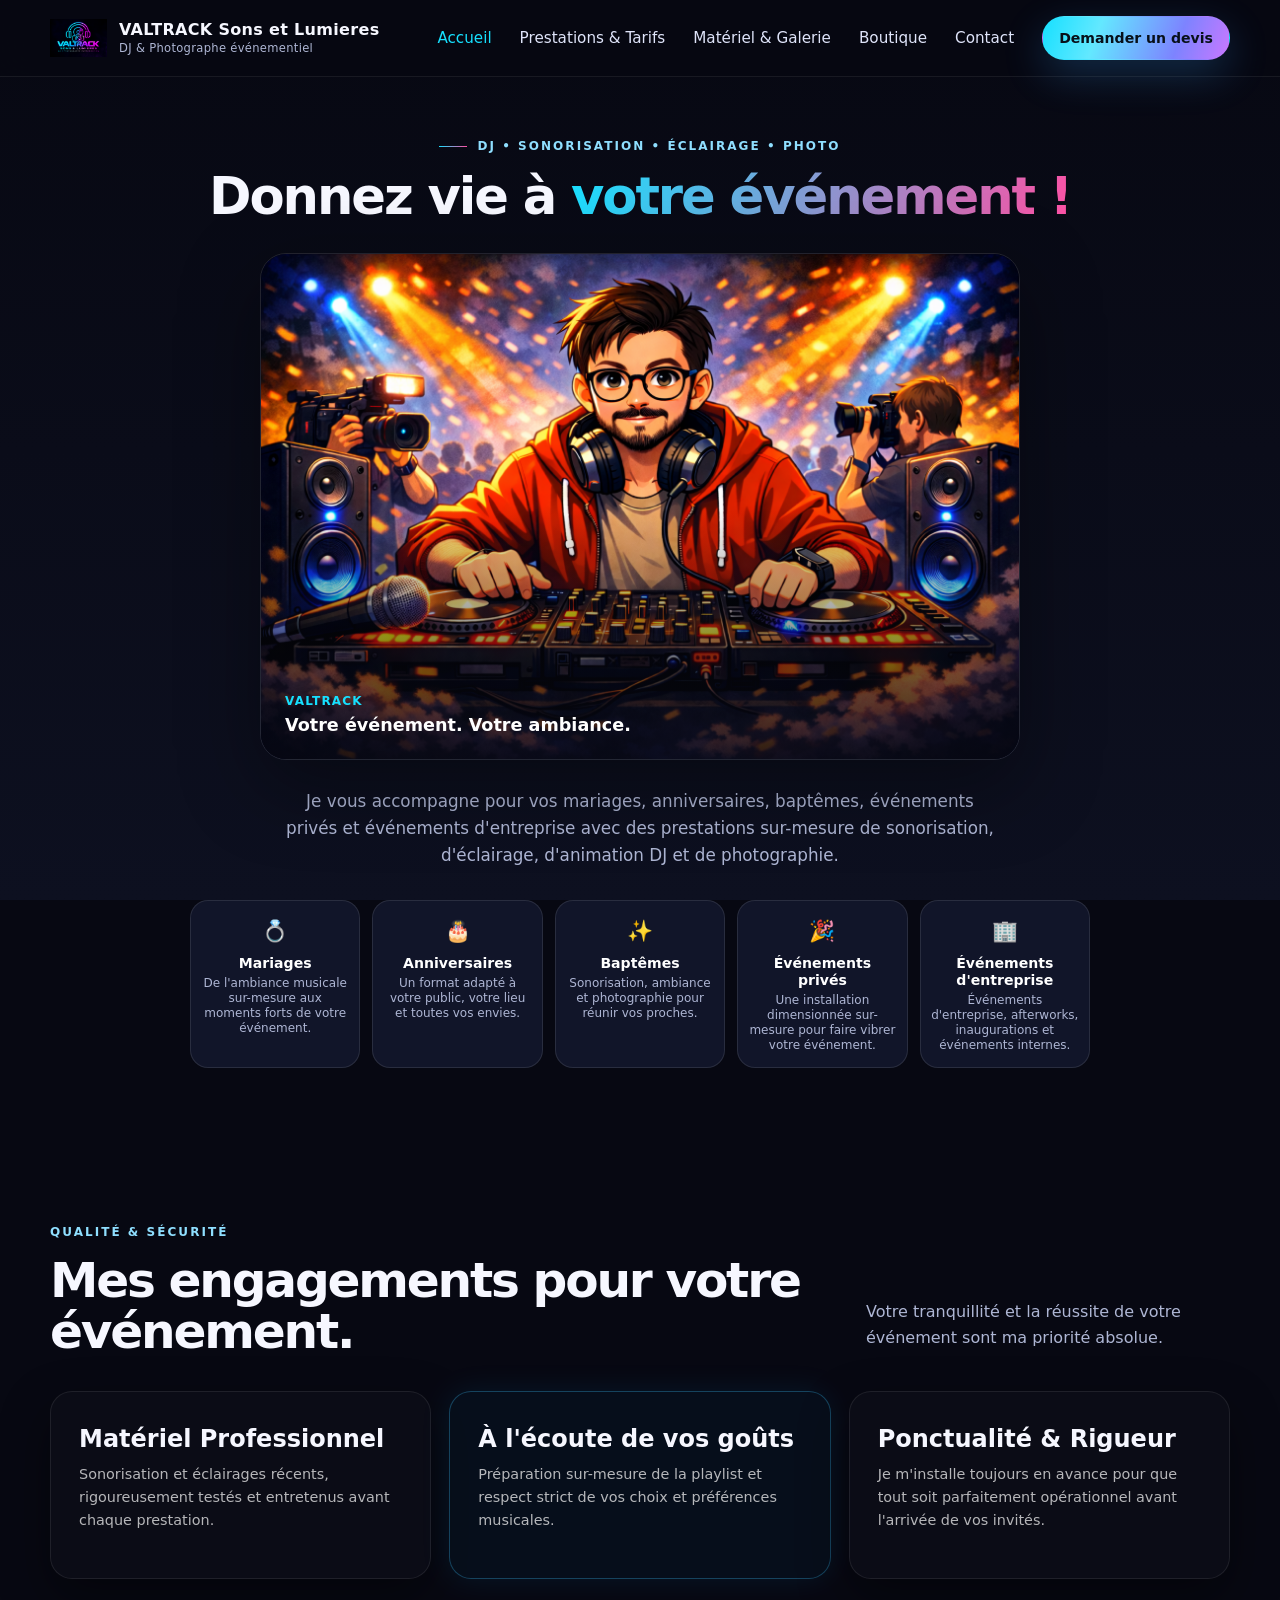
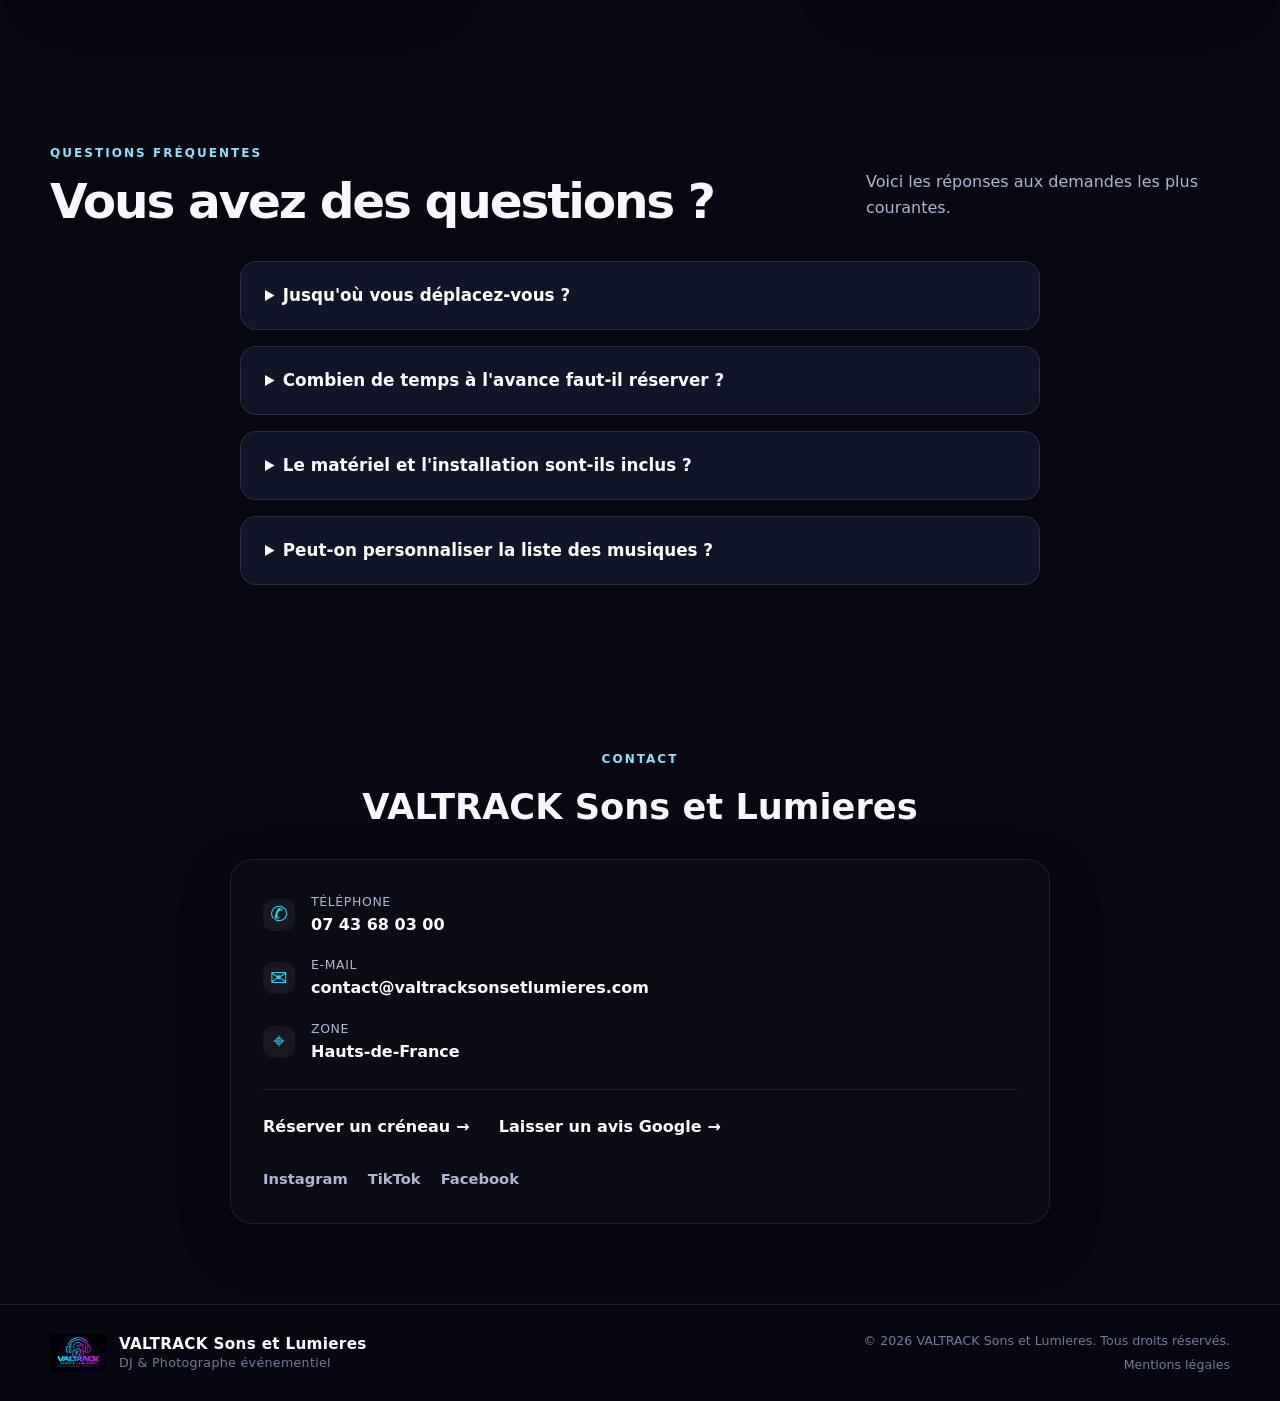
<file: index.html>
<!doctype html>
<html lang="fr">
<head>
  <link rel="icon" type="image/x-icon" href="favicon.ico" />
  <meta charset="utf-8" />
  <meta name="viewport" content="width=device-width, initial-scale=1" />
  <title>VALTRACK Sons et Lumieres — Accueil</title>
  <meta name="description" content="DJ, sonorisation, éclairage et photographie événementielle pour mariages, anniversaires, baptêmes, soirées privées et événements professionnels." />
  <meta name="theme-color" content="#070812" />
  <meta property="og:title" content="VALTRACK Sons et Lumières — Accueil" />
  <meta property="og:description" content="DJ • Sonorisation • Éclairage • Photographie événementielle" />
  <meta property="og:image" content="dj.png" />
  <link rel="stylesheet" href="styles.css?v=20260914-final-contact" />
</head>
<body>
  <header class="site-header" id="top">
    <div class="container nav-wrap">
      <a class="brand" href="index.html" aria-label="Retour à l'accueil">
        <img src="logo.png" alt="Logo VALTRACK" class="brand-logo" />
        <span class="brand-text">
          <strong>VALTRACK Sons et Lumieres</strong>
          <small>DJ & Photographe événementiel</small>
        </span>
      </a>
      <nav class="desktop-nav" aria-label="Navigation principale">
        <a href="index.html" class="active">Accueil</a>
        <a href="prestations.html">Prestations & Tarifs</a>
        <a href="materiel.html">Matériel & Galerie</a>
        <a href="boutique.html">Boutique</a>
        <a href="#contact">Contact</a>
        <a class="btn btn-primary btn-small" href="https://docs.google.com/forms/d/e/1FAIpQLScfLBXGqjbS6cImaduYG_g-oRKf7EmqATWuRvP31iIH8ll3yA/viewform?usp=dialog" target="_blank" rel="noopener">Demander un devis</a>
      </nav>
      <button class="burger" id="burger" aria-label="Ouvrir le menu" aria-expanded="false" aria-controls="mobileMenu">
        <span></span><span></span><span></span>
      </button>
    </div>

    <nav class="mobile-nav" id="mobileMenu" aria-label="Navigation mobile">
      <div class="container mobile-nav-inner">
        <a href="index.html">Accueil</a>
        <a href="prestations.html">Prestations & Tarifs</a>
        <a href="materiel.html">Matériel & Galerie</a>
        <a href="boutique.html">Boutique</a>
        <a href="#contact">Contact</a>
        <a class="btn btn-primary" href="https://docs.google.com/forms/d/e/1FAIpQLScfLBXGqjbS6cImaduYG_g-oRKf7EmqATWuRvP31iIH8ll3yA/viewform?usp=dialog" target="_blank" rel="noopener">Demander un devis</a>
      </div>
    </nav>
  </header>

  <main>

    <section class="hero" aria-labelledby="hero-title">
      <div class="hero-glow glow-one"></div>
      <div class="hero-glow glow-two"></div>

      <div class="container hero-stack hero-stack-reworked">
        <div class="hero-copy hero-copy-wide hero-copy-reworked">
          <p class="eyebrow"><span></span> DJ • SONORISATION • ÉCLAIRAGE • PHOTO</p>

          <h1 id="hero-title" class="hero-title-one-line">
            Donnez vie à <em>votre événement !</em>
          </h1>

          <div class="hero-visual hero-visual-inline" aria-label="Illustration DJ et photographie événementielle">
            <div class="visual-frame hero-frame-compact">
              <img src="dj.png" alt="DJ derrière une régie avec éclairages et photographes lors d'un événement" />
              <div class="visual-shade"></div>
              <div class="visual-label">
                <span>VALTRACK</span>
                <strong>Votre événement. Votre ambiance.</strong>
              </div>
            </div>
          </div>

          <p class="hero-lead hero-lead-full">
            Je vous accompagne pour vos mariages, anniversaires, baptêmes, événements privés et événements d'entreprise avec des prestations sur-mesure de sonorisation, d'éclairage, d'animation DJ et de photographie.
          </p>

          <div class="event-grid hero-event-grid" aria-label="Types d'événements">
            <article>
              <span>💍</span>
              <h3>Mariages</h3>
              <p>De l'ambiance musicale sur-mesure aux moments forts de votre événement.</p>
            </article>

            <article>
              <span>🎂</span>
              <h3>Anniversaires</h3>
              <p>Un format adapté à votre public, votre lieu et toutes vos envies.</p>
            </article>

            <article>
              <span>✨</span>
              <h3>Baptêmes</h3>
              <p>Sonorisation, ambiance et photographie pour réunir vos proches.</p>
            </article>

            <article>
              <span>🎉</span>
              <h3>Événements privés</h3>
              <p>Une installation dimensionnée sur-mesure pour faire vibrer votre événement.</p>
            </article>

            <article>
              <span>🏢</span>
              <h3>Événements d'entreprise</h3>
              <p>Événements d'entreprise, afterworks, inaugurations et événements internes.</p>
            </article>
          </div>
        </div>
      </div>
    </section>

    <section class="section" id="engagements">
      <div class="container">
        <div class="section-heading">
          <div>
            <span class="section-kicker">QUALITÉ & SÉCURITÉ</span>
            <h2>Mes engagements pour votre événement.</h2>
          </div>
          <p>Votre tranquillité et la réussite de votre événement sont ma priorité absolue.</p>
        </div>
        
        <div class="pricing-grid">
          <div class="price-card">
            <h3>Matériel Professionnel</h3>
            <p class="price-subtitle">Sonorisation et éclairages récents, rigoureusement testés et entretenus avant chaque prestation.</p>
          </div>
          <div class="price-card featured-card">
            <h3>À l'écoute de vos goûts</h3>
            <p class="price-subtitle">Préparation sur-mesure de la playlist et respect strict de vos choix et préférences musicales.</p>
          </div>
          <div class="price-card">
            <h3>Ponctualité & Rigueur</h3>
            <p class="price-subtitle">Je m'installe toujours en avance pour que tout soit parfaitement opérationnel avant l'arrivée de vos invités.</p>
          </div>
        </div>
      </div>
    </section>

    <section class="section" id="faq">
      <div class="container">
        <div class="section-heading">
          <div>
            <span class="section-kicker">QUESTIONS FRÉQUENTES</span>
            <h2>Vous avez des questions ?</h2>
          </div>
          <p>Voici les réponses aux demandes les plus courantes.</p>
        </div>

        <div class="faq-list">
          <details class="faq-item">
            <summary>Jusqu'où vous déplacez-vous ?</summary>
            <p>J'interviens principalement dans toute la région <strong>Hauts-de-France</strong>. 30 km aller-retour sont inclus au départ d'Escaudœuvres, puis un tarif de 0,70 €/km supplémentaire est appliqué.</p>
          </details>

          <details class="faq-item">
            <summary>Combien de temps à l'avance faut-il réserver ?</summary>
            <p>Le plus tôt est le mieux, surtout pour la période estivale (mariages et baptêmes). Cependant, n'hésitez pas à me contacter pour les demandes de dernière minute selon mes disponibilités.</p>
          </details>

          <details class="faq-item">
            <summary>Le matériel et l'installation sont-ils inclus ?</summary>
            <p>Oui, l'ensemble du matériel (sonorisation, jeux de lumières, micros) ainsi que l'installation et le démontage sont intégralement gérés par mes soins et inclus dans la prestation.</p>
          </details>

          <details class="faq-item">
            <summary>Peut-on personnaliser la liste des musiques ?</summary>
            <p>Absolument ! Je prépare les dossiers de musiques en amont selon vos goûts musicaux, vos morceaux indispensables et ceux que vous ne souhaitez pas entendre.</p>
          </details>
        </div>
      </div>
    </section>

    <section class="section contact-section" id="contact">
      <div class="container contact-compact">
        <div class="contact-compact-title">
          <span class="section-kicker">CONTACT</span>
          <h2>VALTRACK Sons et Lumieres</h2>
        </div>

        <aside class="contact-card contact-card-wide">
          <div class="contact-item">
            <span class="contact-icon">✆</span>
            <div><small>Téléphone</small><a href="tel:+33743680300">07 43 68 03 00</a></div>
          </div>
          <div class="contact-item">
            <span class="contact-icon">✉</span>
            <div><small>E-mail</small><a href="mailto:contact@valtracksonsetlumieres.com">contact@valtracksonsetlumieres.com</a></div>
          </div>
          <div class="contact-item">
            <span class="contact-icon">⌖</span>
            <div><small>Zone</small><strong>Hauts-de-France</strong></div>
          </div>
          <hr />
          <a class="contact-secondary" href="https://calendar.app.google/k3B2UKcsfXhyxnpeA" target="_blank" rel="noopener">Réserver un créneau <span>→</span></a>
          <a class="contact-secondary" href="https://g.page/r/CfVVuxEBxh3PECE/review" target="_blank" rel="noopener">Laisser un avis Google <span>→</span></a>
          <div class="social-row">
            <a href="https://www.instagram.com/valtrack_/" target="_blank" rel="noopener" aria-label="Instagram">Instagram</a>
            <a href="https://www.tiktok.com/@v4ltrack" target="_blank" rel="noopener" aria-label="TikTok">TikTok</a>
            <a href="https://www.facebook.com/profile.php?id=61594022202695" target="_blank" rel="noopener" aria-label="Facebook">Facebook</a>
          </div>
        </aside>
      </div>
    </section>
  </main>

  <footer class="footer">
    <div class="container footer-inner">
      <div class="footer-brand">
        <img src="logo.png" alt="Logo VALTRACK" class="brand-logo" />
        <span class="brand-text">
          <strong>VALTRACK Sons et Lumieres</strong>
          <small>DJ & Photographe événementiel</small>
        </span>
      </div>
      <div class="footer-legal">
        <p>© <span id="year"></span> VALTRACK Sons et Lumieres. Tous droits réservés.</p>
        <a href="mentions-legales.html">Mentions légales</a>
      </div>
    </div>
  </footer>

  <script src="script.js"></script>
</body>
</html>
</file>
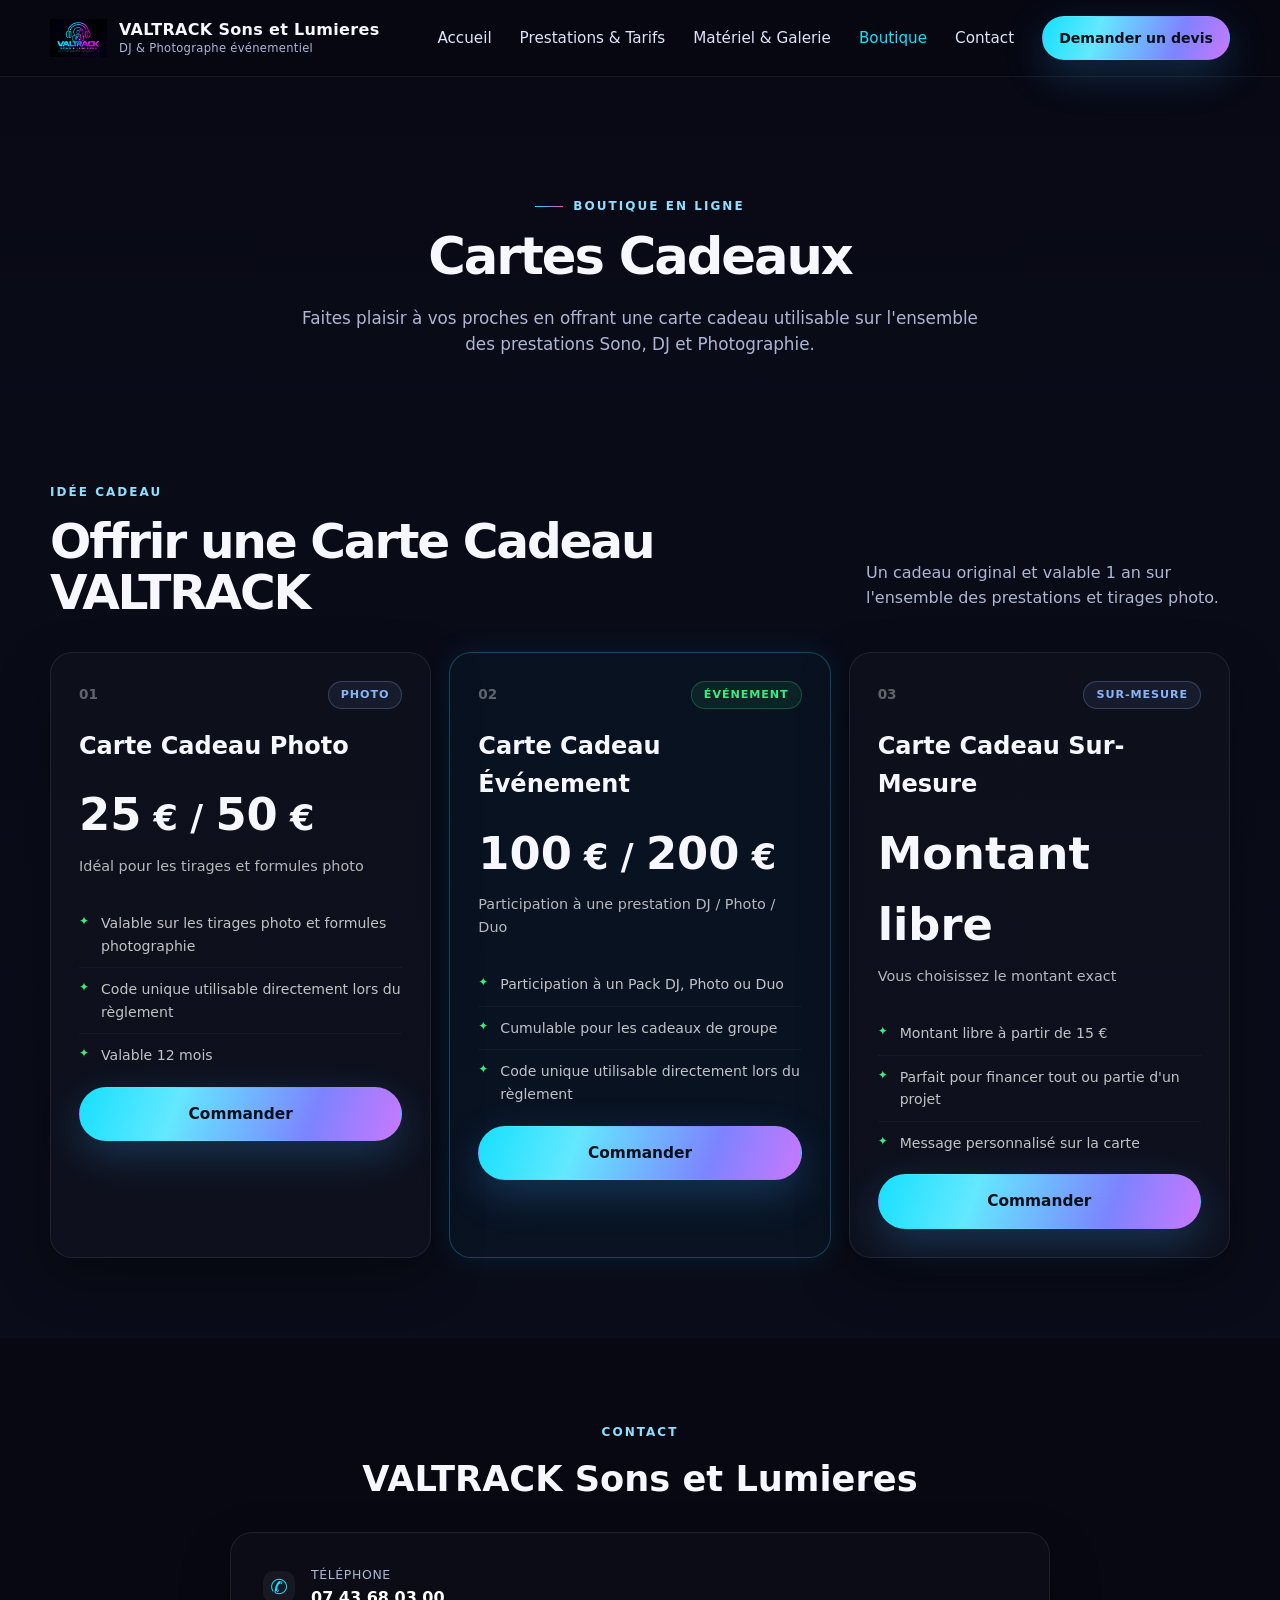
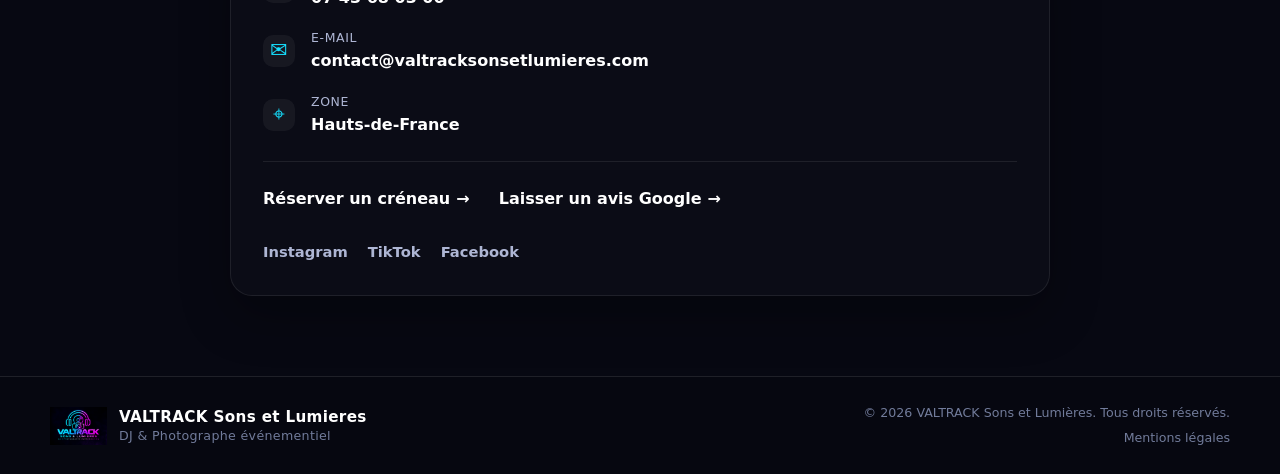
<file: boutique.html>
<!doctype html>
<html lang="fr">
<head>
  <link rel="icon" type="image/x-icon" href="favicon.ico" />
  <meta charset="utf-8" />
  <meta name="viewport" content="width=device-width, initial-scale=1" />
  <title>Boutique & Cartes Cadeaux — VALTRACK Sons et Lumières</title>
  <meta name="description" content="Offrez une carte cadeau VALTRACK pour une prestation DJ, un pack photo ou des tirages d'art lors d'un événement." />
  <meta name="theme-color" content="#070812" />
  <link rel="stylesheet" href="styles.css?v=20260914-final-contact" />
</head>
<body>
  <header class="site-header" id="top">
    <div class="container nav-wrap">
      <a class="brand" href="index.html" aria-label="Retour à l'accueil">
        <img src="logo.png" alt="Logo VALTRACK" class="brand-logo" />
        <span class="brand-text">
          <strong>VALTRACK Sons et Lumieres</strong>
          <small>DJ & Photographe événementiel</small>
        </span>
      </a>

      <nav class="desktop-nav" aria-label="Navigation principale">
        <a href="index.html">Accueil</a>
        <a href="prestations.html">Prestations & Tarifs</a>
        <a href="materiel.html">Matériel & Galerie</a>
        <a href="boutique.html" class="active">Boutique</a>
        <a href="#contact">Contact</a>
        <a class="btn btn-primary btn-small" href="https://docs.google.com/forms/d/e/1FAIpQLScfLBXGqjbS6cImaduYG_g-oRKf7EmqATWuRvP31iIH8ll3yA/viewform?usp=dialog" target="_blank" rel="noopener">Demander un devis</a>
      </nav>
      <button class="burger" id="burger" aria-label="Ouvrir le menu" aria-expanded="false" aria-controls="mobileMenu">
        <span></span><span></span><span></span>
      </button>
    </div>

    <nav class="mobile-nav" id="mobileMenu" aria-label="Navigation mobile">
      <div class="container mobile-nav-inner">
        <a href="index.html">Accueil</a>
        <a href="prestations.html">Prestations & Tarifs</a>
        <a href="materiel.html">Matériel & Galerie</a>
        <a href="boutique.html">Boutique</a>
        <a href="#contact">Contact</a>
        <a class="btn btn-primary" href="https://docs.google.com/forms/d/e/1FAIpQLScfLBXGqjbS6cImaduYG_g-oRKf7EmqATWuRvP31iIH8ll3yA/viewform?usp=dialog" target="_blank" rel="noopener">Demander un devis</a>
      </div>
    </nav>
  </header>

  <main>
    <section class="hero" style="min-height: auto; padding: 120px 0 40px 0;">
      <div class="hero-glow glow-one"></div>
      <div class="hero-glow glow-two"></div>
      <div class="container" style="text-align: center;">
        <p class="eyebrow" style="justify-content: center;"><span></span> BOUTIQUE EN LIGNE</p>
        <h1 class="hero-title-one-line">Cartes Cadeaux</h1>
        <p class="hero-lead hero-lead-full" style="margin: 16px auto 0 auto; max-width: 700px;">
          Faites plaisir à vos proches en offrant une carte cadeau utilisable sur l'ensemble des prestations Sono, DJ et Photographie.
        </p>
      </div>
    </section>

    <section class="section section-dark" id="cartes-cadeaux">
      <div class="container">
        <div class="section-heading">
          <div>
            <span class="section-kicker">IDÉE CADEAU</span>
            <h2>Offrir une Carte Cadeau VALTRACK</h2>
          </div>
          <p>Un cadeau original et valable 1 an sur l'ensemble des prestations et tirages photo.</p>
        </div>

        <div class="pricing-grid">
          <article class="price-card">
            <div class="price-top">
              <span class="pack-number">01</span>
              <span class="pack-tag">PHOTO</span>
            </div>
            <h3>Carte Cadeau Photo</h3>
            <p class="price"><span>25</span> € / <span>50</span> €</p>
            <p class="price-subtitle">Idéal pour les tirages et formules photo</p>
            <ul>
              <li>Valable sur les tirages photo et formules photographie</li>
              <li>Code unique utilisable directement lors du règlement</li>
              <li>Valable 12 mois</li>
            </ul>
            <a class="btn btn-primary" style="width: 100%; margin-top: 20px; text-align: center;" href="#contact">Commander</a>
          </article>

          <article class="price-card featured-card">
            <div class="featured-glow"></div>
            <div class="price-top">
              <span class="pack-number">02</span>
              <span class="pack-tag accent">ÉVÉNEMENT</span>
            </div>
            <h3>Carte Cadeau Événement</h3>
            <p class="price"><span>100</span> € / <span>200</span> €</p>
            <p class="price-subtitle">Participation à une prestation DJ / Photo / Duo</p>
            <ul>
              <li>Participation à un Pack DJ, Photo ou Duo</li>
              <li>Cumulable pour les cadeaux de groupe</li>
              <li>Code unique utilisable directement lors du règlement</li>
            </ul>
            <a class="btn btn-primary" style="width: 100%; margin-top: 20px; text-align: center;" href="#contact">Commander</a>
          </article>

          <article class="price-card">
            <div class="price-top">
              <span class="pack-number">03</span>
              <span class="pack-tag">SUR-MESURE</span>
            </div>
            <h3>Carte Cadeau Sur-Mesure</h3>
            <p class="price"><span>Montant libre</span></p>
            <p class="price-subtitle">Vous choisissez le montant exact</p>
            <ul>
              <li>Montant libre à partir de 15 €</li>
              <li>Parfait pour financer tout ou partie d'un projet</li>
              <li>Message personnalisé sur la carte</li>
            </ul>
            <a class="btn btn-primary" style="width: 100%; margin-top: 20px; text-align: center;" href="#contact">Commander</a>
          </article>
        </div>
      </div>
    </section>

    <section class="section contact-section" id="contact">
      <div class="container contact-compact">
        <div class="contact-compact-title">
          <span class="section-kicker">CONTACT</span>
          <h2>VALTRACK Sons et Lumieres</h2>
        </div>

        <aside class="contact-card contact-card-wide">
          <div class="contact-item">
            <span class="contact-icon">✆</span>
            <div><small>Téléphone</small><a href="tel:+33743680300">07 43 68 03 00</a></div>
          </div>
          <div class="contact-item">
            <span class="contact-icon">✉</span>
            <div><small>E-mail</small><a href="mailto:contact@valtracksonsetlumieres.com">contact@valtracksonsetlumieres.com</a></div>
          </div>
          <div class="contact-item">
            <span class="contact-icon">⌖</span>
            <div><small>Zone</small><strong>Hauts-de-France</strong></div>
          </div>
          <hr />
          <a class="contact-secondary" href="https://calendar.app.google/k3B2UKcsfXhyxnpeA" target="_blank" rel="noopener">Réserver un créneau <span>→</span></a>
          <a class="contact-secondary" href="https://g.page/r/CfVVuxEBxh3PECE/review" target="_blank" rel="noopener">Laisser un avis Google <span>→</span></a>
          <div class="social-row">
            <a href="https://www.instagram.com/valtrack_/" target="_blank" rel="noopener" aria-label="Instagram">Instagram</a>
            <a href="https://www.tiktok.com/@v4ltrack" target="_blank" rel="noopener" aria-label="TikTok">TikTok</a>
            <a href="https://www.facebook.com/profile.php?id=61594022202695" target="_blank" rel="noopener" aria-label="Facebook">Facebook</a>
          </div>
        </aside>
      </div>
    </section>
  </main>

  <footer class="footer">
    <div class="container footer-inner">
      <div class="footer-brand">
        <img src="logo.png" alt="Logo VALTRACK" class="brand-logo" />
        <span class="brand-text">
          <strong>VALTRACK Sons et Lumieres</strong>
          <small>DJ & Photographe événementiel</small>
        </span>
      </div>
      <div class="footer-legal">
        <p>© <span id="year"></span> VALTRACK Sons et Lumières. Tous droits réservés.</p>
        <a href="mentions-legales.html">Mentions légales</a>
      </div>
    </div>
  </footer>

  <script src="script.js"></script>
</body>
</html>
</file>
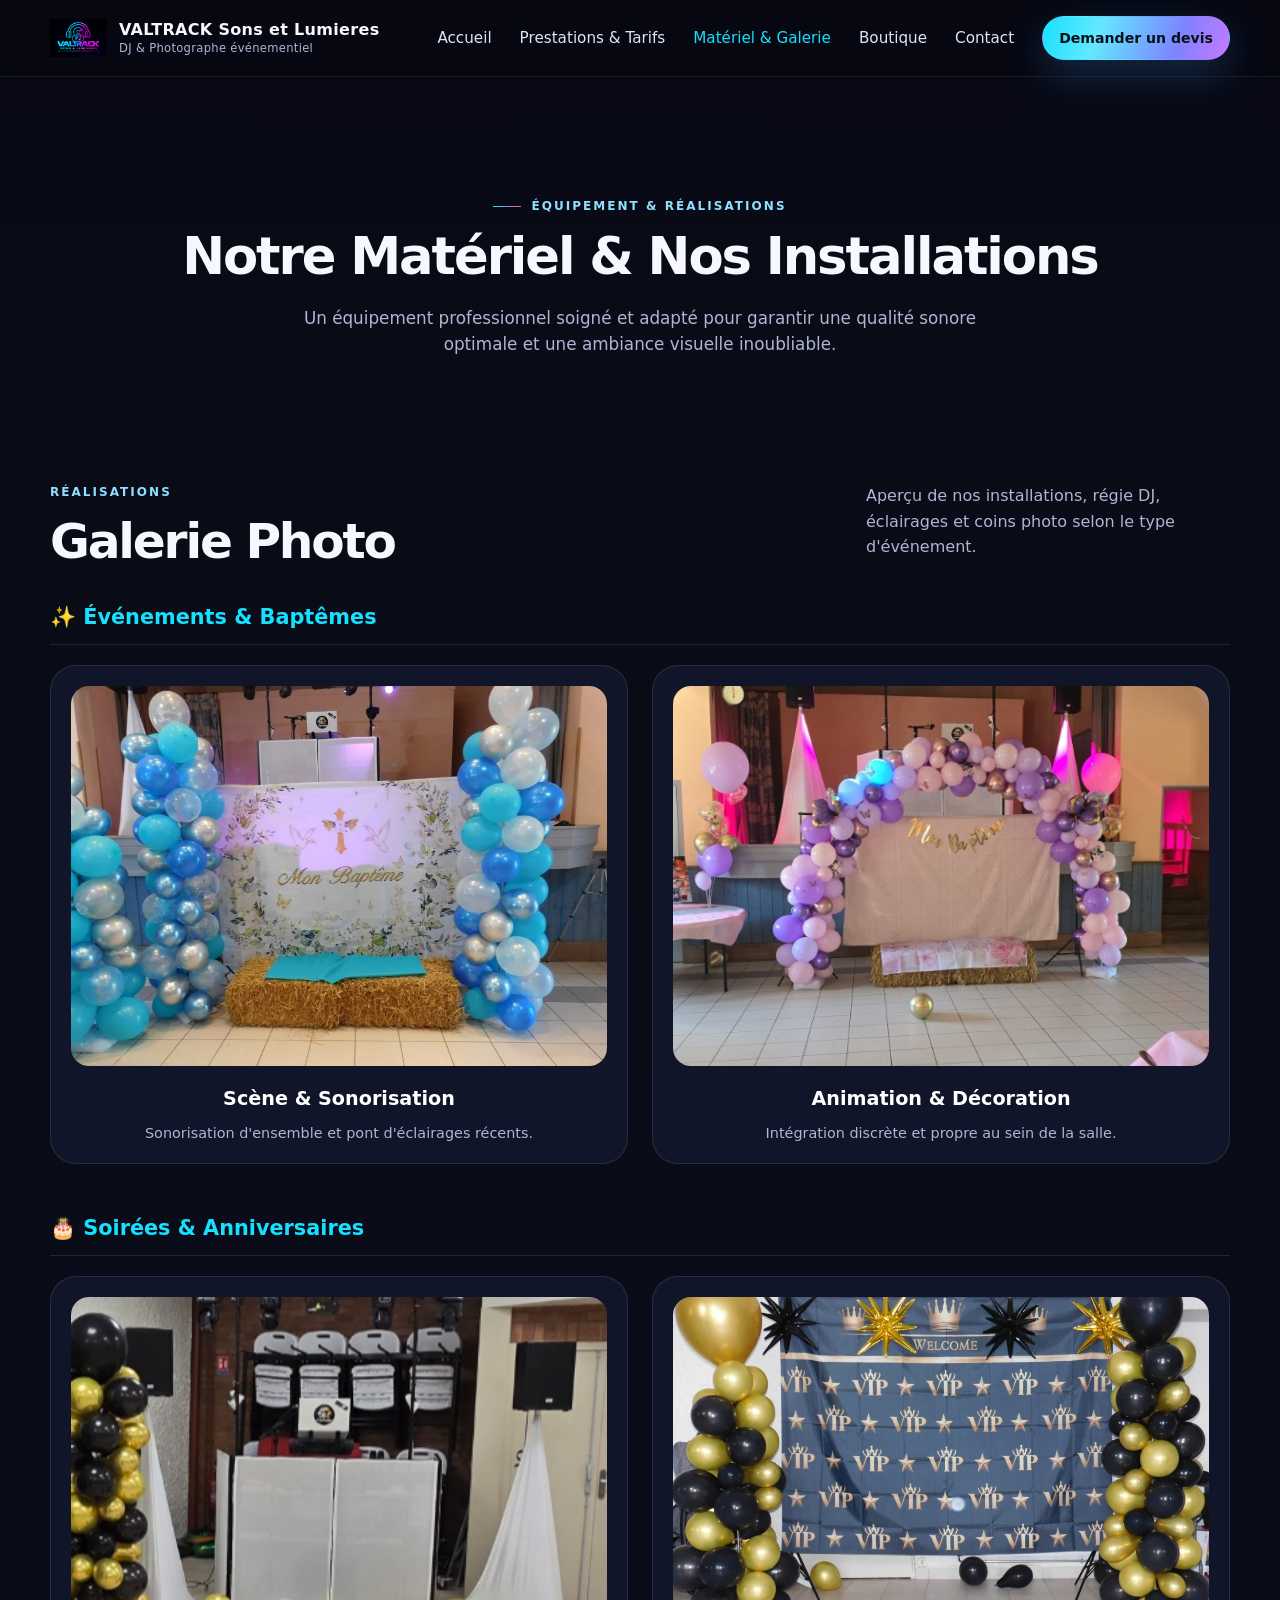
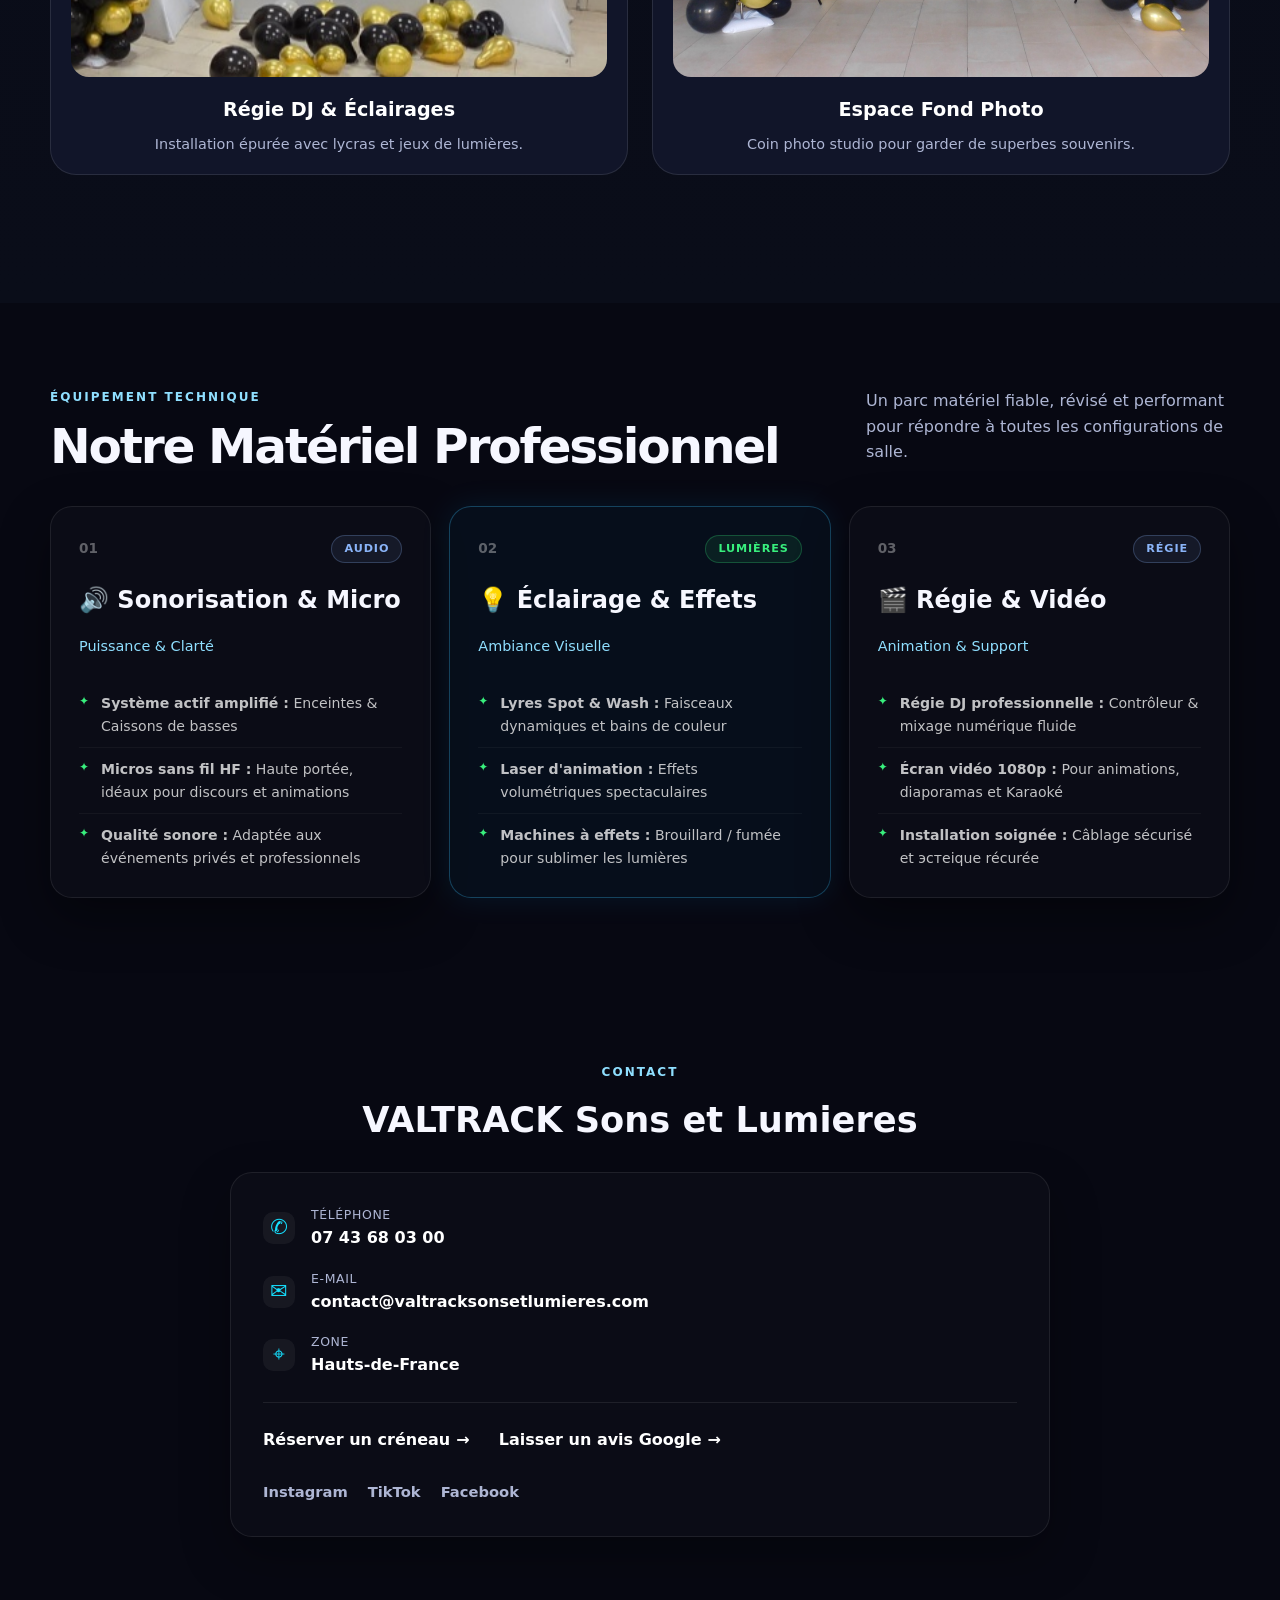
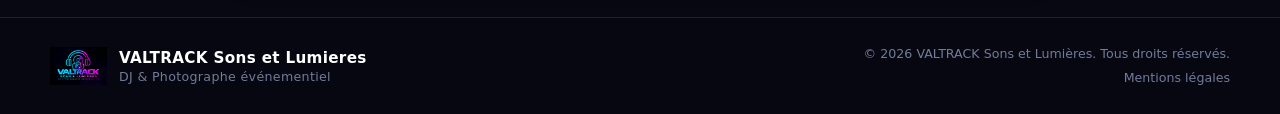
<file: materiel.html>
<!doctype html>
<html lang="fr">
<head>
  <link rel="icon" type="image/x-icon" href="favicon.ico" />
  <meta charset="utf-8" />
  <meta name="viewport" content="width=device-width, initial-scale=1" />
  <title>Matériel & Galerie — VALTRACK Sons et Lumières</title>
  <meta name="description" content="Découvrez notre équipement sonorisation, éclairage, micros sans fil et régie vidéo, ainsi que la galerie de nos installations en événement." />
  <meta name="theme-color" content="#070812" />
  <meta property="og:title" content="Matériel & Galerie — VALTRACK Sons et Lumières" />
  <meta property="og:description" content="Équipement professionnel et photos d'installations" />
  <meta property="og:image" content="dj.png" />
  <link rel="stylesheet" href="styles.css?v=20260926-final" />
</head>
<body>
  <header class="site-header" id="top">
    <div class="container nav-wrap">
      <a class="brand" href="index.html" aria-label="Retour à l'accueil">
        <img src="logo.png" alt="Logo VALTRACK" class="brand-logo" />
        <span class="brand-text">
          <strong>VALTRACK Sons et Lumieres</strong>
          <small>DJ & Photographe événementiel</small>
        </span>
      </a>

      <nav class="desktop-nav" aria-label="Navigation principale">
        <a href="index.html">Accueil</a>
        <a href="prestations.html">Prestations & Tarifs</a>
        <a href="materiel.html" class="active">Matériel & Galerie</a>
        <a href="boutique.html">Boutique</a>
        <a href="#contact">Contact</a>
        <a class="btn btn-primary btn-small" href="https://docs.google.com/forms/d/e/1FAIpQLScfLBXGqjbS6cImaduYG_g-oRKf7EmqATWuRvP31iIH8ll3yA/viewform?usp=dialog" target="_blank" rel="noopener">Demander un devis</a>
      </nav>
      <button class="burger" id="burger" aria-label="Ouvrir le menu" aria-expanded="false" aria-controls="mobileMenu">
        <span></span><span></span><span></span>
      </button>
    </div>

    <nav class="mobile-nav" id="mobileMenu" aria-label="Navigation mobile">
      <div class="container mobile-nav-inner">
        <a href="index.html">Accueil</a>
        <a href="prestations.html">Prestations & Tarifs</a>
        <a href="materiel.html">Matériel & Galerie</a>
        <a href="boutique.html">Boutique</a>
        <a href="#contact">Contact</a>
        <a class="btn btn-primary" href="https://docs.google.com/forms/d/e/1FAIpQLScfLBXGqjbS6cImaduYG_g-oRKf7EmqATWuRvP31iIH8ll3yA/viewform?usp=dialog" target="_blank" rel="noopener">Demander un devis</a>
      </div>
    </nav>
  </header>

  <main>
    <section class="hero hero-compact">
      <div class="hero-glow glow-one"></div>
      <div class="hero-glow glow-two"></div>
      <div class="container text-center">
        <p class="eyebrow eyebrow-center"><span></span> ÉQUIPEMENT & RÉALISATIONS</p>
        <h1 class="hero-title-one-line">Notre Matériel & Nos Installations</h1>
        <p class="hero-lead hero-lead-full hero-lead-center">
          Un équipement professionnel soigné et adapté pour garantir une qualité sonore optimale et une ambiance visuelle inoubliable.
        </p>
      </div>
    </section>

    <section class="section section-dark" id="galerie">
      <div class="container">
        <div class="section-heading">
          <div>
            <span class="section-kicker">RÉALISATIONS</span>
            <h2>Galerie Photo</h2>
          </div>
          <p>Aperçu de nos installations, régie DJ, éclairages et coins photo selon le type d'événement.</p>
        </div>

        <!-- BLOC 1 : BAPTÊMES -->
        <div class="gallery-block">
          <h3 class="gallery-block-title">
            ✨ Événements & Baptêmes
          </h3>
          <div class="gallery-grid">
            
            <article class="gallery-card">
              <div class="gallery-image-wrapper">
                <img src="installation-1.jpg" alt="Installation scène et sonorisation de baptême" onerror="this.src='dj.png';" />
              </div>
              <h4>Scène & Sonorisation</h4>
              <p>Sonorisation d'ensemble et pont d'éclairages récents.</p>
            </article>

            <article class="gallery-card">
              <div class="gallery-image-wrapper">
                <img src="installation-2.jpg" alt="Régie DJ intégrée au décor de baptême" onerror="this.src='dj.png';" />
              </div>
              <h4>Animation & Décoration</h4>
              <p>Intégration discrète et propre au sein de la salle.</p>
            </article>

          </div>
        </div>

        <!-- BLOC 2 : ANNIVERSAIRES -->
        <div class="gallery-block">
          <h3 class="gallery-block-title">
            🎂 Soirées & Anniversaires
          </h3>
          <div class="gallery-grid">
            
            <article class="gallery-card">
              <div class="gallery-image-wrapper">
                <img src="installation-3.jpg" alt="Régie DJ moderne pour anniversaire" onerror="this.src='dj.png';" />
              </div>
              <h4>Régie DJ & Éclairages</h4>
              <p>Installation épurée avec lycras et jeux de lumières.</p>
            </article>

            <article class="gallery-card">
              <div class="gallery-image-wrapper">
                <img src="installation-4.jpg" alt="Espace Fond Photo VIP pour anniversaire" onerror="this.src='dj.png';" />
              </div>
              <h4>Espace Fond Photo</h4>
              <p>Coin photo studio pour garder de superbes souvenirs.</p>
            </article>

          </div>
        </div>

      </div>
    </section>

    <section class="section" id="equipement">
      <div class="container">
        <div class="section-heading">
          <div>
            <span class="section-kicker">ÉQUIPEMENT TECHNIQUE</span>
            <h2>Notre Matériel Professionnel</h2>
          </div>
          <p>Un parc matériel fiable, révisé et performant pour répondre à toutes les configurations de salle.</p>
        </div>

        <div class="pricing-grid">
          <article class="price-card">
            <div class="price-top">
              <span class="pack-number">01</span>
              <span class="pack-tag">Audio</span>
            </div>
            <h3>🔊 Sonorisation & Micro</h3>
            <p class="price-subtitle price-subtitle-cyan">Puissance & Clarté</p>
            <ul>
              <li><strong>Système actif amplifié :</strong> Enceintes & Caissons de basses</li>
              <li><strong>Micros sans fil HF :</strong> Haute portée, idéaux pour discours et animations</li>
              <li><strong>Qualité sonore :</strong> Adaptée aux événements privés et professionnels</li>
            </ul>
          </article>

          <article class="price-card featured-card">
            <div class="featured-glow"></div>
            <div class="price-top">
              <span class="pack-number">02</span>
              <span class="pack-tag accent">Lumières</span>
            </div>
            <h3>💡 Éclairage & Effets</h3>
            <p class="price-subtitle price-subtitle-cyan">Ambiance Visuelle</p>
            <ul>
              <li><strong>Lyres Spot & Wash :</strong> Faisceaux dynamiques et bains de couleur</li>
              <li><strong>Laser d'animation :</strong> Effets volumétriques spectaculaires</li>
              <li><strong>Machines à effets :</strong> Brouillard / fumée pour sublimer les lumières</li>
            </ul>
          </article>

          <article class="price-card">
            <div class="price-top">
              <span class="pack-number">03</span>
              <span class="pack-tag">Régie</span>
            </div>
            <h3>🎬 Régie & Vidéo</h3>
            <p class="price-subtitle price-subtitle-cyan">Animation & Support</p>
            <ul>
              <li><strong>Régie DJ professionnelle :</strong> Contrôleur & mixage numérique fluide</li>
              <li><strong>Écran vidéo 1080p :</strong> Pour animations, diaporamas et Karaoké</li>
              <li><strong>Installation soignée :</strong> Câblage sécurisé et эстеique récurée</li>
            </ul>
          </article>
        </div>
      </div>
    </section>

    <section class="section contact-section" id="contact">
      <div class="container contact-compact">
        <div class="contact-compact-title">
          <span class="section-kicker">CONTACT</span>
          <h2>VALTRACK Sons et Lumieres</h2>
        </div>

        <aside class="contact-card contact-card-wide">
          <div class="contact-item">
            <span class="contact-icon">✆</span>
            <div><small>Téléphone</small><a href="tel:+33743680300">07 43 68 03 00</a></div>
          </div>
          <div class="contact-item">
            <span class="contact-icon">✉</span>
            <div><small>E-mail</small><a href="mailto:contact@valtracksonsetlumieres.com">contact@valtracksonsetlumieres.com</a></div>
          </div>
          <div class="contact-item">
            <span class="contact-icon">⌖</span>
            <div><small>Zone</small><strong>Hauts-de-France</strong></div>
          </div>
          <hr />
          <a class="contact-secondary" href="https://calendar.app.google/k3B2UKcsfXhyxnpeA" target="_blank" rel="noopener">Réserver un créneau <span>→</span></a>
          <a class="contact-secondary" href="https://g.page/r/CfVVuxEBxh3PECE/review" target="_blank" rel="noopener">Laisser un avis Google <span>→</span></a>
          <div class="social-row">
            <a href="https://www.instagram.com/valtrack_/" target="_blank" rel="noopener" aria-label="Instagram">Instagram</a>
            <a href="https://www.tiktok.com/@v4ltrack" target="_blank" rel="noopener" aria-label="TikTok">TikTok</a>
            <a href="https://www.facebook.com/profile.php?id=61594022202695" target="_blank" rel="noopener" aria-label="Facebook">Facebook</a>
          </div>
        </aside>
      </div>
    </section>
  </main>

  <footer class="footer">
    <div class="container footer-inner">
      <div class="footer-brand">
        <img src="logo.png" alt="Logo VALTRACK" class="brand-logo" />
        <span class="brand-text">
          <strong>VALTRACK Sons et Lumieres</strong>
          <small>DJ & Photographe événementiel</small>
        </span>
      </div>
      <div class="footer-legal">
        <p>© <span id="year"></span> VALTRACK Sons et Lumières. Tous droits réservés.</p>
        <a href="mentions-legales.html">Mentions légales</a>
      </div>
    </div>
  </footer>

  <script src="script.js"></script>
</body>
</html>
</file>
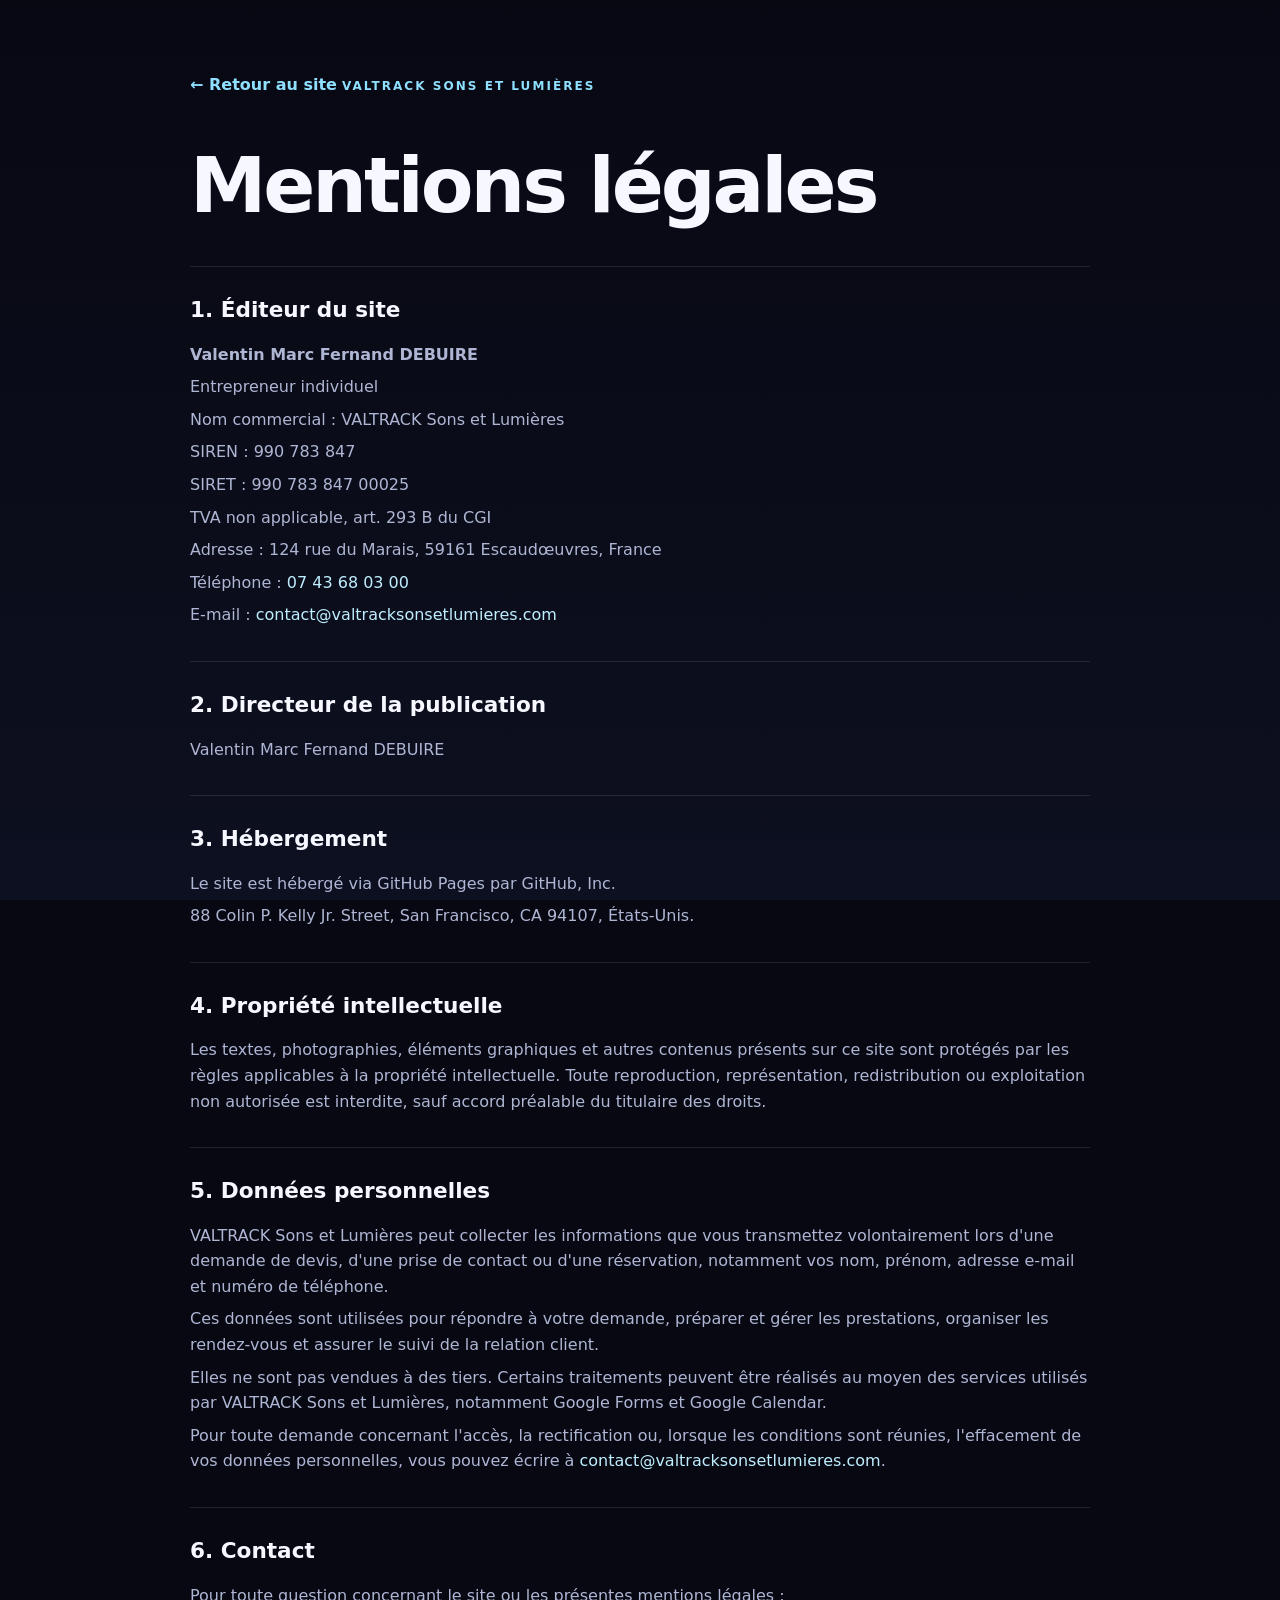
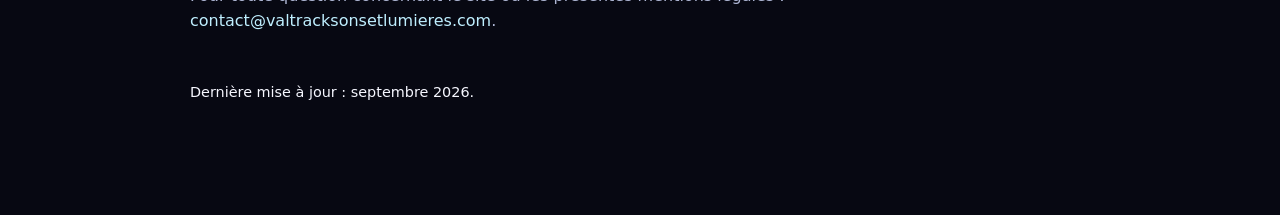
<file: mentions-legales.html>
<!doctype html>
<html lang="fr">
<head>
  <meta charset="utf-8" />
  <meta name="viewport" content="width=device-width, initial-scale=1" />
  <title>Mentions légales — VALTRACK Sons et Lumières</title>
  <meta name="description" content="Mentions légales du site VALTRACK Sons et Lumières." />
  <link rel="stylesheet" href="styles.css" />
  <style>
    .legal-page { min-height: 100vh; padding: 72px 0 96px; }
    .legal-wrap { max-width: 900px; }
    .legal-back { display:inline-flex; margin-bottom:34px; color:#8fdfff; font-weight:700; }
    .legal-page h1 { max-width:none; font-size:clamp(2.7rem,6vw,4.8rem); margin:12px 0 38px; }
    .legal-block { padding:26px 0; border-top:1px solid var(--line); }
    .legal-block h2 { margin:0 0 14px; font-size:1.35rem; }
    .legal-block p { margin:7px 0; color:var(--muted); }
    .legal-block a { color:#bfefff; }
    .legal-note { font-size:.9rem; }
  </style>
</head>
<body>
  <main class="legal-page">
    <div class="container legal-wrap">
      <a class="legal-back" href="index.html">← Retour au site</a>
      <span class="section-kicker">VALTRACK SONS ET LUMIÈRES</span>
      <h1>Mentions légales</h1>

      <section class="legal-block">
        <h2>1. Éditeur du site</h2>
        <p><strong>Valentin Marc Fernand DEBUIRE</strong></p>
        <p>Entrepreneur individuel</p>
        <p>Nom commercial : VALTRACK Sons et Lumières</p>
        <p>SIREN : 990 783 847</p>
        <p>SIRET : 990 783 847 00025</p>
        <p>TVA non applicable, art. 293 B du CGI</p>
        <p>Adresse : 124 rue du Marais, 59161 Escaudœuvres, France</p>
        <p>Téléphone : <a href="tel:+33743680300">07 43 68 03 00</a></p>
        <p>E-mail : <a href="mailto:contact@valtracksonsetlumieres.com">contact@valtracksonsetlumieres.com</a></p>
      </section>

      <section class="legal-block">
        <h2>2. Directeur de la publication</h2>
        <p>Valentin Marc Fernand DEBUIRE</p>
      </section>

      <section class="legal-block">
        <h2>3. Hébergement</h2>
        <p>Le site est hébergé via GitHub Pages par GitHub, Inc.</p>
        <p>88 Colin P. Kelly Jr. Street, San Francisco, CA 94107, États-Unis.</p>
      </section>

      <section class="legal-block">
        <h2>4. Propriété intellectuelle</h2>
        <p>Les textes, photographies, éléments graphiques et autres contenus présents sur ce site sont protégés par les règles applicables à la propriété intellectuelle. Toute reproduction, représentation, redistribution ou exploitation non autorisée est interdite, sauf accord préalable du titulaire des droits.</p>
      </section>

      <section class="legal-block">
        <h2>5. Données personnelles</h2>
        <p>VALTRACK Sons et Lumières peut collecter les informations que vous transmettez volontairement lors d'une demande de devis, d'une prise de contact ou d'une réservation, notamment vos nom, prénom, adresse e-mail et numéro de téléphone.</p>
        <p>Ces données sont utilisées pour répondre à votre demande, préparer et gérer les prestations, organiser les rendez-vous et assurer le suivi de la relation client.</p>
        <p>Elles ne sont pas vendues à des tiers. Certains traitements peuvent être réalisés au moyen des services utilisés par VALTRACK Sons et Lumières, notamment Google Forms et Google Calendar.</p>
        <p>Pour toute demande concernant l'accès, la rectification ou, lorsque les conditions sont réunies, l'effacement de vos données personnelles, vous pouvez écrire à <a href="mailto:contact@valtracksonsetlumieres.com">contact@valtracksonsetlumieres.com</a>.</p>
      </section>

      <section class="legal-block">
        <h2>6. Contact</h2>
        <p>Pour toute question concernant le site ou les présentes mentions légales : <a href="mailto:contact@valtracksonsetlumieres.com">contact@valtracksonsetlumieres.com</a>.</p>
      </section>

      <p class="legal-note">Dernière mise à jour : septembre 2026.</p>
    </div>
  </main>
</body>
</html>
</file>
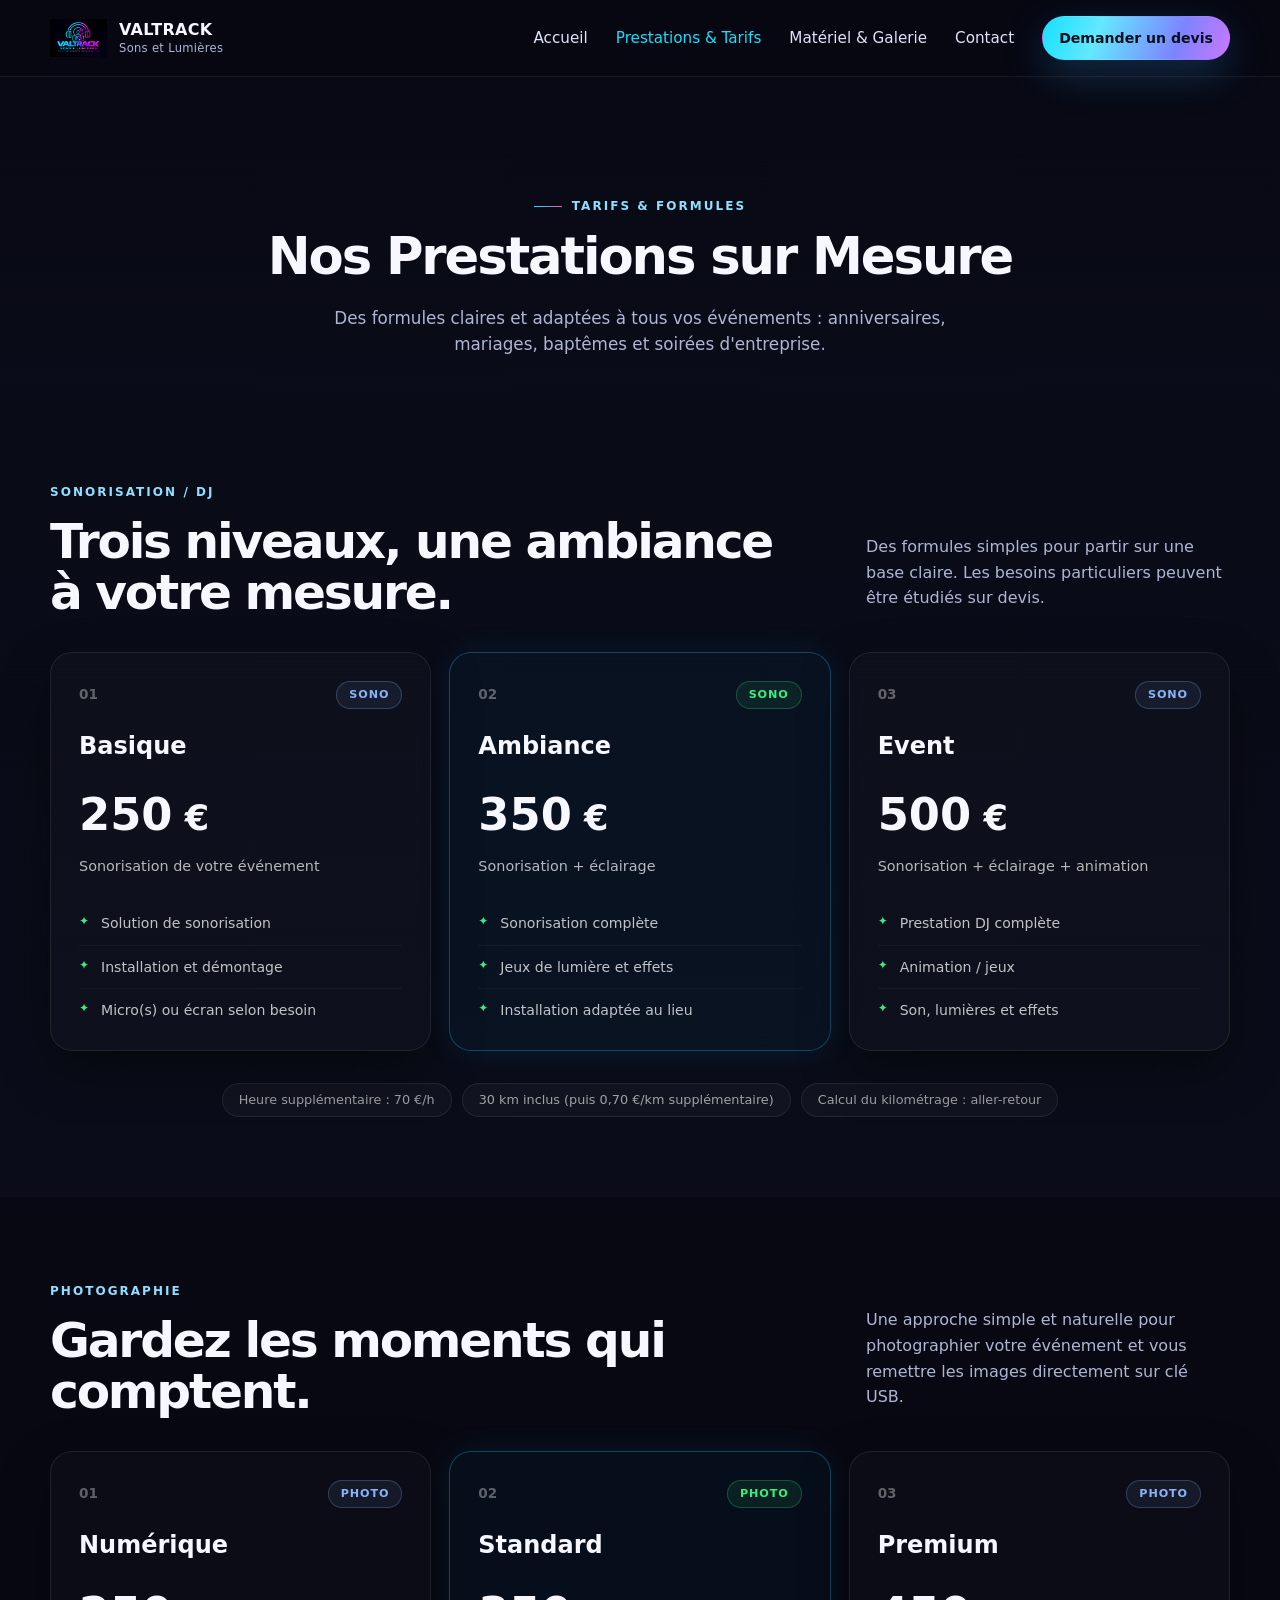
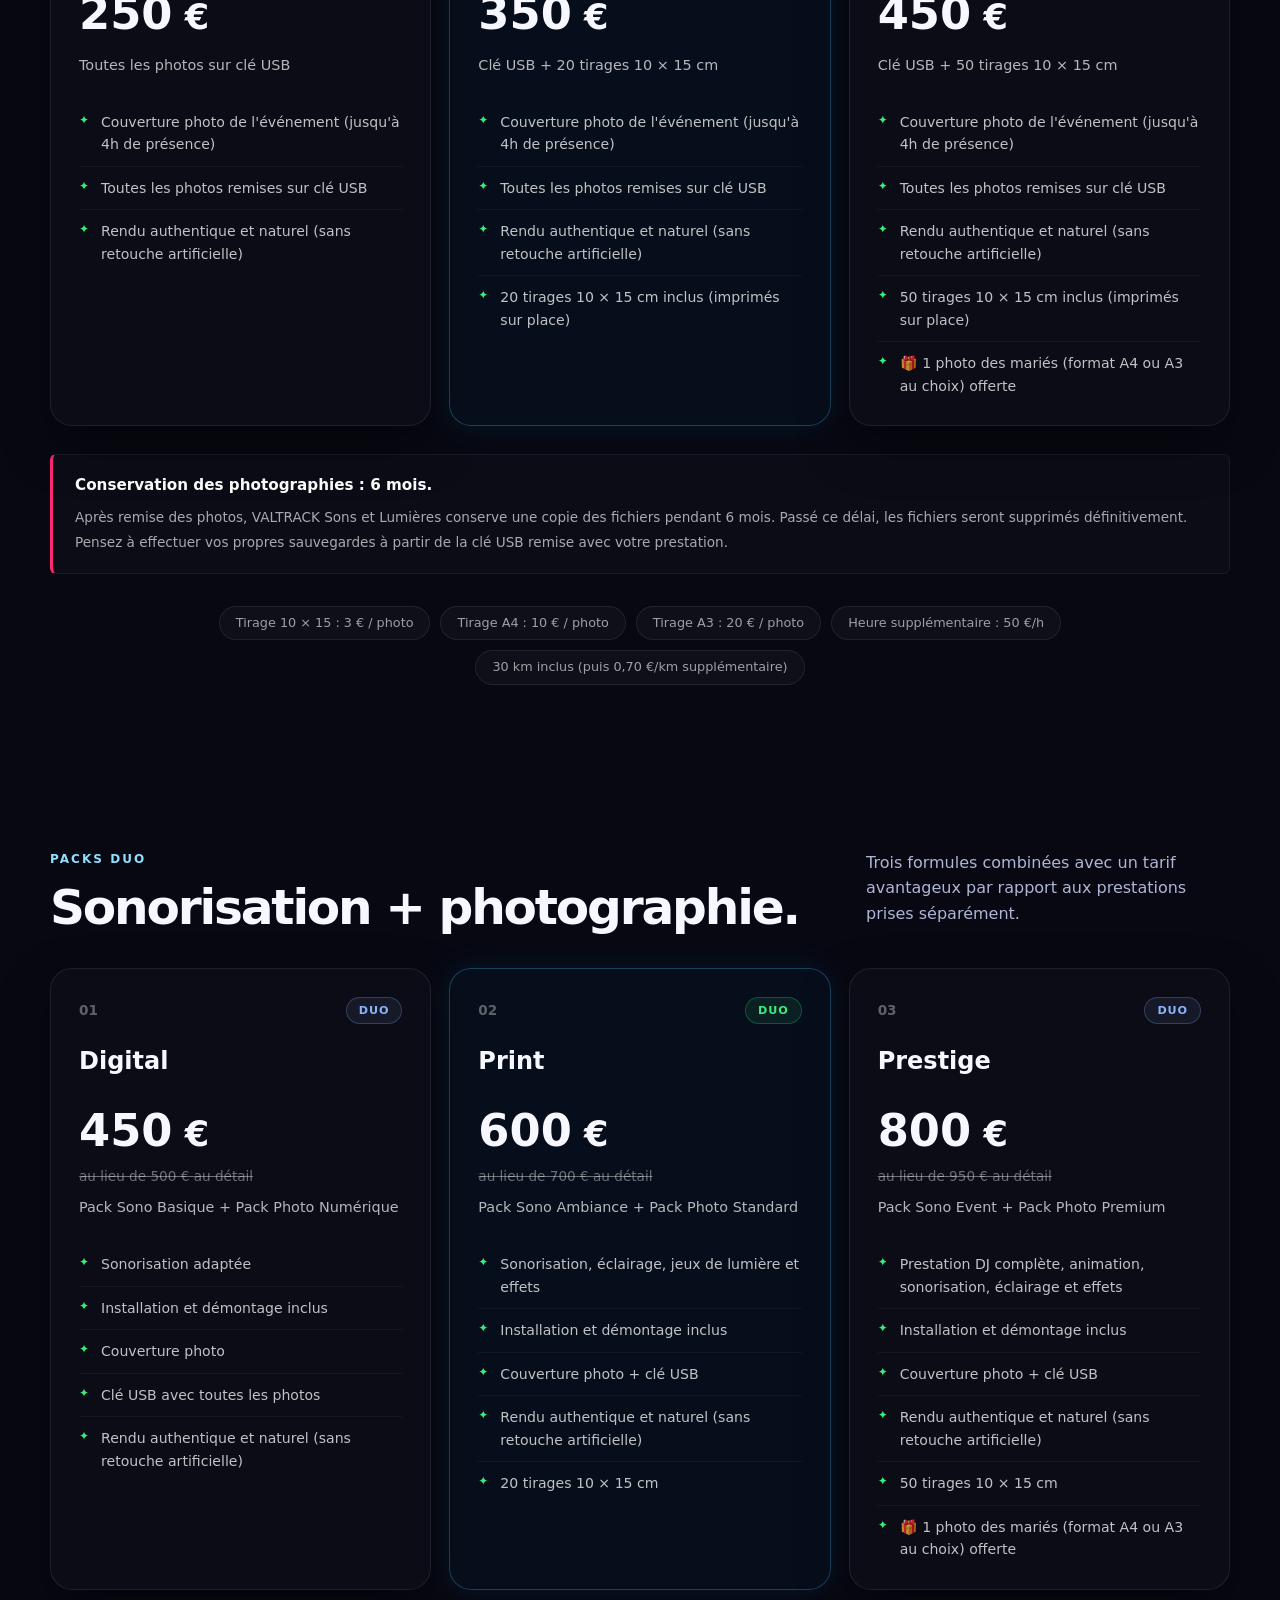
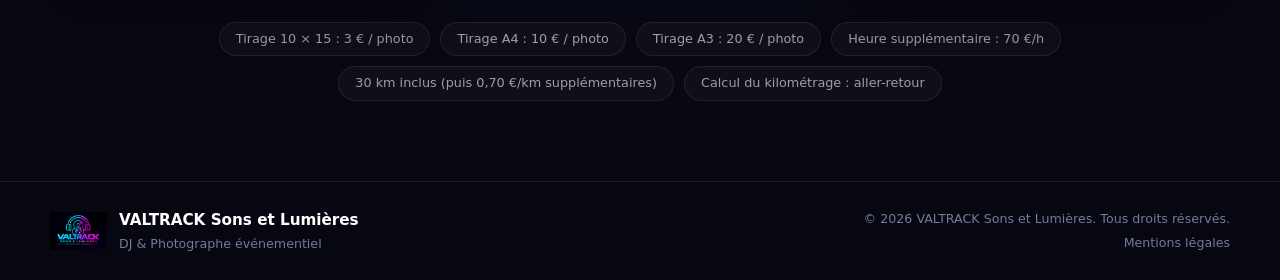
<file: prestation.html>
<!doctype html>
<html lang="fr">
<head>
  <link rel="icon" type="image/x-icon" href="favicon.ico" />
  <meta charset="utf-8" />
  <meta name="viewport" content="width=device-width, initial-scale=1" />
  <title>Prestations & Tarifs — VALTRACK Sons et Lumières</title>
  <meta name="description" content="Découvrez nos formules et tarifs pour la sonorisation, l'éclairage, l'animation DJ et la photographie événementielle dans les Hauts-de-France." />
  <meta name="theme-color" content="#070812" />
  <meta property="og:title" content="Prestations & Tarifs — VALTRACK Sons et Lumières" />
  <meta property="og:description" content="Formules Sonorisation, Photographie et Packs Duo" />
  <meta property="og:image" content="dj.png" />
  <link rel="stylesheet" href="styles.css?v=20260914-final-contact" />
</head>
<body>
  <header class="site-header" id="top">
    <div class="container nav-wrap">
      <a class="brand" href="index.html" aria-label="Retour à l'accueil">
        <img src="logo.png" alt="Logo VALTRACK" class="brand-logo" />
        <span class="brand-text">
          <strong>VALTRACK</strong>
          <small>Sons et Lumières</small>
        </span>
      </a>

      <nav class="desktop-nav" aria-label="Navigation principale">
        <a href="index.html">Accueil</a>
        <a href="prestations.html" class="active">Prestations & Tarifs</a>
        <a href="materiel.html">Matériel & Galerie</a>
        <a href="index.html#contact">Contact</a>
        <a class="btn btn-primary btn-small" href="https://docs.google.com/forms/d/e/1FAIpQLScfLBXGqjbS6cImaduYG_g-oRKf7EmqATWuRvP31iIH8ll3yA/viewform?usp=dialog" target="_blank" rel="noopener">Demander un devis</a>
      </nav>
      <button class="burger" id="burger" aria-label="Ouvrir le menu" aria-expanded="false" aria-controls="mobileMenu">
        <span></span><span></span><span></span>
      </button>
    </div>

    <nav class="mobile-nav" id="mobileMenu" aria-label="Navigation mobile">
      <div class="container mobile-nav-inner">
        <a href="index.html">Accueil</a>
        <a href="prestations.html">Prestations & Tarifs</a>
        <a href="materiel.html">Matériel & Galerie</a>
        <a href="index.html#contact">Contact</a>
        <a class="btn btn-primary" href="https://docs.google.com/forms/d/e/1FAIpQLScfLBXGqjbS6cImaduYG_g-oRKf7EmqATWuRvP31iIH8ll3yA/viewform?usp=dialog" target="_blank" rel="noopener">Demander un devis</a>
      </div>
    </nav>
  </header>

  <main>
    <!-- EN-TÊTE PAGE PRESTATIONS -->
    <section class="hero" style="min-height: auto; padding: 120px 0 40px 0;">
      <div class="hero-glow glow-one"></div>
      <div class="hero-glow glow-two"></div>
      <div class="container" style="text-align: center;">
        <p class="eyebrow" style="justify-content: center;"><span></span> TARIFS & FORMULES</p>
        <h1 class="hero-title-one-line">Nos Prestations sur Mesure</h1>
        <p class="hero-lead hero-lead-full" style="margin: 16px auto 0 auto; max-width: 700px;">
          Des formules claires et adaptées à tous vos événements : anniversaires, mariages, baptêmes et soirées d'entreprise.
        </p>
      </div>
    </section>

    <!-- SECTION SONORISATION / DJ -->
    <section class="section section-dark" id="prestations">
      <div class="container">
        <div class="section-heading">
          <div>
            <span class="section-kicker">SONORISATION / DJ</span>
            <h2>Trois niveaux, une ambiance à votre mesure.</h2>
          </div>
          <p>Des formules simples pour partir sur une base claire. Les besoins particuliers peuvent être étudiés sur devis.</p>
        </div>

        <div class="pricing-grid">
          <article class="price-card">
            <div class="price-top">
              <span class="pack-number">01</span>
              <span class="pack-tag">Sono</span>
            </div>
            <h3>Basique</h3>
            <p class="price"><span>250</span> €</p>
            <p class="price-subtitle">Sonorisation de votre événement</p>
            <ul>
              <li>Solution de sonorisation</li>
              <li>Installation et démontage</li>
              <li>Micro(s) ou écran selon besoin</li>
            </ul>
          </article>

          <article class="price-card featured-card">
            <div class="featured-glow"></div>
            <div class="price-top">
              <span class="pack-number">02</span>
              <span class="pack-tag accent">Sono</span>
            </div>
            <h3>Ambiance</h3>
            <p class="price"><span>350</span> €</p>
            <p class="price-subtitle">Sonorisation + éclairage</p>
            <ul>
              <li>Sonorisation complète</li>
              <li>Jeux de lumière et effets</li>
              <li>Installation adaptée au lieu</li>
            </ul>
          </article>

          <article class="price-card premium-card">
            <div class="price-top">
              <span class="pack-number">03</span>
              <span class="pack-tag">Sono</span>
            </div>
            <h3>Event</h3>
            <p class="price"><span>500</span> €</p>
            <p class="price-subtitle">Sonorisation + éclairage + animation</p>
            <ul>
              <li>Prestation DJ complète</li>
              <li>Animation / jeux</li>
              <li>Son, lumières et effets</li>
            </ul>
          </article>
        </div>

        <div class="fee-pills">
          <span>Heure supplémentaire : 70 €/h</span>
          <span>30 km inclus (puis 0,70 €/km supplémentaire)</span>
          <span>Calcul du kilométrage : aller-retour</span>
        </div>
      </div>
    </section>

    <!-- SECTION PHOTOGRAPHIE -->
    <section class="section photo-section" id="photographie">
      <div class="container">
        <div class="section-heading">
          <div>
            <span class="section-kicker">PHOTOGRAPHIE</span>
            <h2>Gardez les moments qui comptent.</h2>
          </div>
          <p>Une approche simple et naturelle pour photographier votre événement et vous remettre les images directement sur clé USB.</p>
        </div>

        <div class="pricing-grid photo-pricing-grid">
          <article class="price-card">
            <div class="price-top">
              <span class="pack-number">01</span>
              <span class="pack-tag">Photo</span>
            </div>
            <h3>Numérique</h3>
            <p class="price"><span>250</span> €</p>
            <p class="price-subtitle">Toutes les photos sur clé USB</p>
            <ul>
              <li>Couverture photo de l'événement (jusqu'à 4h de présence)</li>
              <li>Toutes les photos remises sur clé USB</li>
              <li>Rendu authentique et naturel (sans retouche artificielle)</li>
            </ul>
          </article>

          <article class="price-card featured-card">
            <div class="featured-glow"></div>
            <div class="price-top">
              <span class="pack-number">02</span>
              <span class="pack-tag accent">Photo</span>
            </div>
            <h3>Standard</h3>
            <p class="price"><span>350</span> €</p>
            <p class="price-subtitle">Clé USB + 20 tirages 10 × 15 cm</p>
            <ul>
              <li>Couverture photo de l'événement (jusqu'à 4h de présence)</li>
              <li>Toutes les photos remises sur clé USB</li>
              <li>Rendu authentique et naturel (sans retouche artificielle)</li>
              <li>20 tirages 10 × 15 cm inclus (imprimés sur place)</li>
            </ul>
          </article>

          <article class="price-card premium-card">
            <div class="price-top">
              <span class="pack-number">03</span>
              <span class="pack-tag">Photo</span>
            </div>
            <h3>Premium</h3>
            <p class="price"><span>450</span> €</p>
            <p class="price-subtitle">Clé USB + 50 tirages 10 × 15 cm</p>
            <ul>
              <li>Couverture photo de l'événement (jusqu'à 4h de présence)</li>
              <li>Toutes les photos remises sur clé USB</li>
              <li>Rendu authentique et naturel (sans retouche artificielle)</li>
              <li>50 tirages 10 × 15 cm inclus (imprimés sur place)</li>
              <li>🎁 1 photo des mariés (format A4 ou A3 au choix) offerte</li>
            </ul>
          </article>
        </div>

        <div class="photo-retention-note">
          <strong>Conservation des photographies : 6 mois.</strong>
          <span>Après remise des photos, VALTRACK Sons et Lumières conserve une copie des fichiers pendant 6 mois. Passé ce délai, les fichiers seront supprimés définitivement. Pensez à effectuer vos propres sauvegardes à partir de la clé USB remise avec votre prestation.</span>
        </div>

        <div class="fee-pills">
          <span>Tirage 10 × 15 : 3 € / photo</span>
          <span>Tirage A4 : 10 € / photo</span>
          <span>Tirage A3 : 20 € / photo</span>
          <span>Heure supplémentaire : 50 €/h</span>
          <span>30 km inclus (puis 0,70 €/km supplémentaire)</span>
        </div>
      </div>
    </section>

    <!-- SECTION PACKS DUO -->
    <section class="section combo-section" id="packs-duo">
      <div class="container">
        <div class="section-heading duo-heading">
          <div>
            <span class="section-kicker">PACKS DUO</span>
            <h2>Sonorisation + photographie.</h2>
          </div>
          <p>Trois formules combinées avec un tarif avantageux par rapport aux prestations prises séparément.</p>
        </div>

        <div class="pricing-grid duo-pricing-grid">
          <article class="price-card">
            <div class="price-top">
              <span class="pack-number">01</span>
              <span class="pack-tag">Duo</span>
            </div>
            <h3>Digital</h3>
            <p class="price"><span>450</span> €</p>
            <p class="duo-old-price">au lieu de 500 € au détail</p>
            <p class="price-subtitle">Pack Sono Basique + Pack Photo Numérique</p>
            <ul>
              <li>Sonorisation adaptée</li>
              <li>Installation et démontage inclus</li>
              <li>Couverture photo</li>
              <li>Clé USB avec toutes les photos</li>
              <li>Rendu authentique et naturel (sans retouche artificielle)</li>
            </ul>
          </article>

          <article class="price-card featured-card">
            <div class="featured-glow"></div>
            <div class="price-top">
              <span class="pack-number">02</span>
              <span class="pack-tag accent">Duo</span>
            </div>
            <h3>Print</h3>
            <p class="price"><span>600</span> €</p>
            <p class="duo-old-price">au lieu de 700 € au détail</p>
            <p class="price-subtitle">Pack Sono Ambiance + Pack Photo Standard</p>
            <ul>
              <li>Sonorisation, éclairage, jeux de lumière et effets</li>
              <li>Installation et démontage inclus</li>
              <li>Couverture photo + clé USB</li>
              <li>Rendu authentique et naturel (sans retouche artificielle)</li>
              <li>20 tirages 10 × 15 cm</li>
            </ul>
          </article>

          <article class="price-card premium-card">
            <div class="price-top">
              <span class="pack-number">03</span>
              <span class="pack-tag">Duo</span>
            </div>
            <h3>Prestige</h3>
            <p class="price"><span>800</span> €</p>
            <p class="duo-old-price">au lieu de 950 € au détail</p>
            <p class="price-subtitle">Pack Sono Event + Pack Photo Premium</p>
            <ul>
              <li>Prestation DJ complète, animation, sonorisation, éclairage et effets</li>
              <li>Installation et démontage inclus</li>
              <li>Couverture photo + clé USB</li>
              <li>Rendu authentique et naturel (sans retouche artificielle)</li>
              <li>50 tirages 10 × 15 cm</li>
              <li>🎁 1 photo des mariés (format A4 ou A3 au choix) offerte</li>
            </ul>
          </article>
        </div>

        <div class="fee-pills">
          <span>Tirage 10 × 15 : 3 € / photo</span>
          <span>Tirage A4 : 10 € / photo</span>
          <span>Tirage A3 : 20 € / photo</span>
          <span>Heure supplémentaire : 70 €/h</span>
          <span>30 km inclus (puis 0,70 €/km supplémentaires)</span>
          <span>Calcul du kilométrage : aller-retour</span>
        </div>
      </div>
    </section>
  </main>

  <footer class="footer">
    <div class="container footer-inner">
      <div class="footer-brand">
        <img src="logo.png" alt="Logo VALTRACK" class="brand-logo" />
        <div><strong>VALTRACK Sons et Lumières</strong><small>DJ & Photographe événementiel</small></div>
      </div>
      <div class="footer-legal">
        <p>© <span id="year"></span> VALTRACK Sons et Lumières. Tous droits réservés.</p>
        <a href="mentions-legales.html">Mentions légales</a>
      </div>
    </div>
  </footer>

  <script src="script.js"></script>
</body>
</html>
</file>
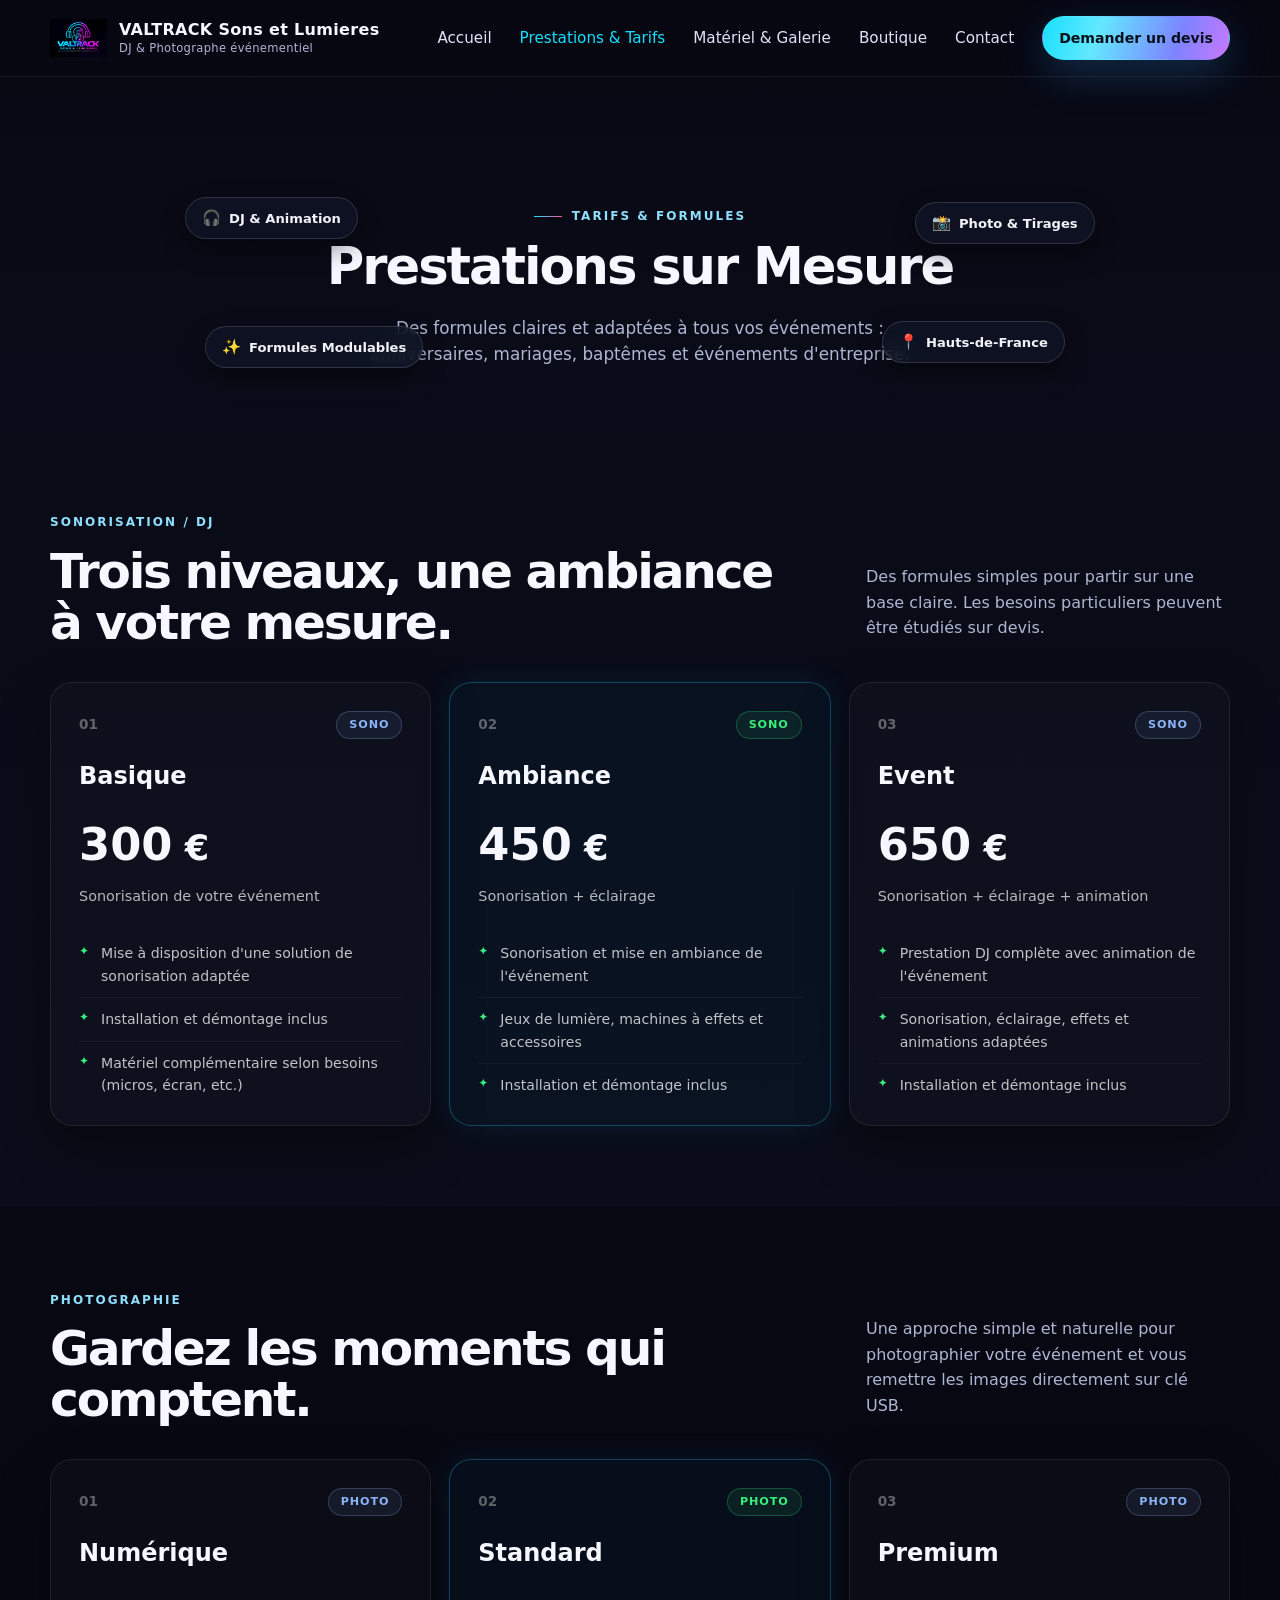
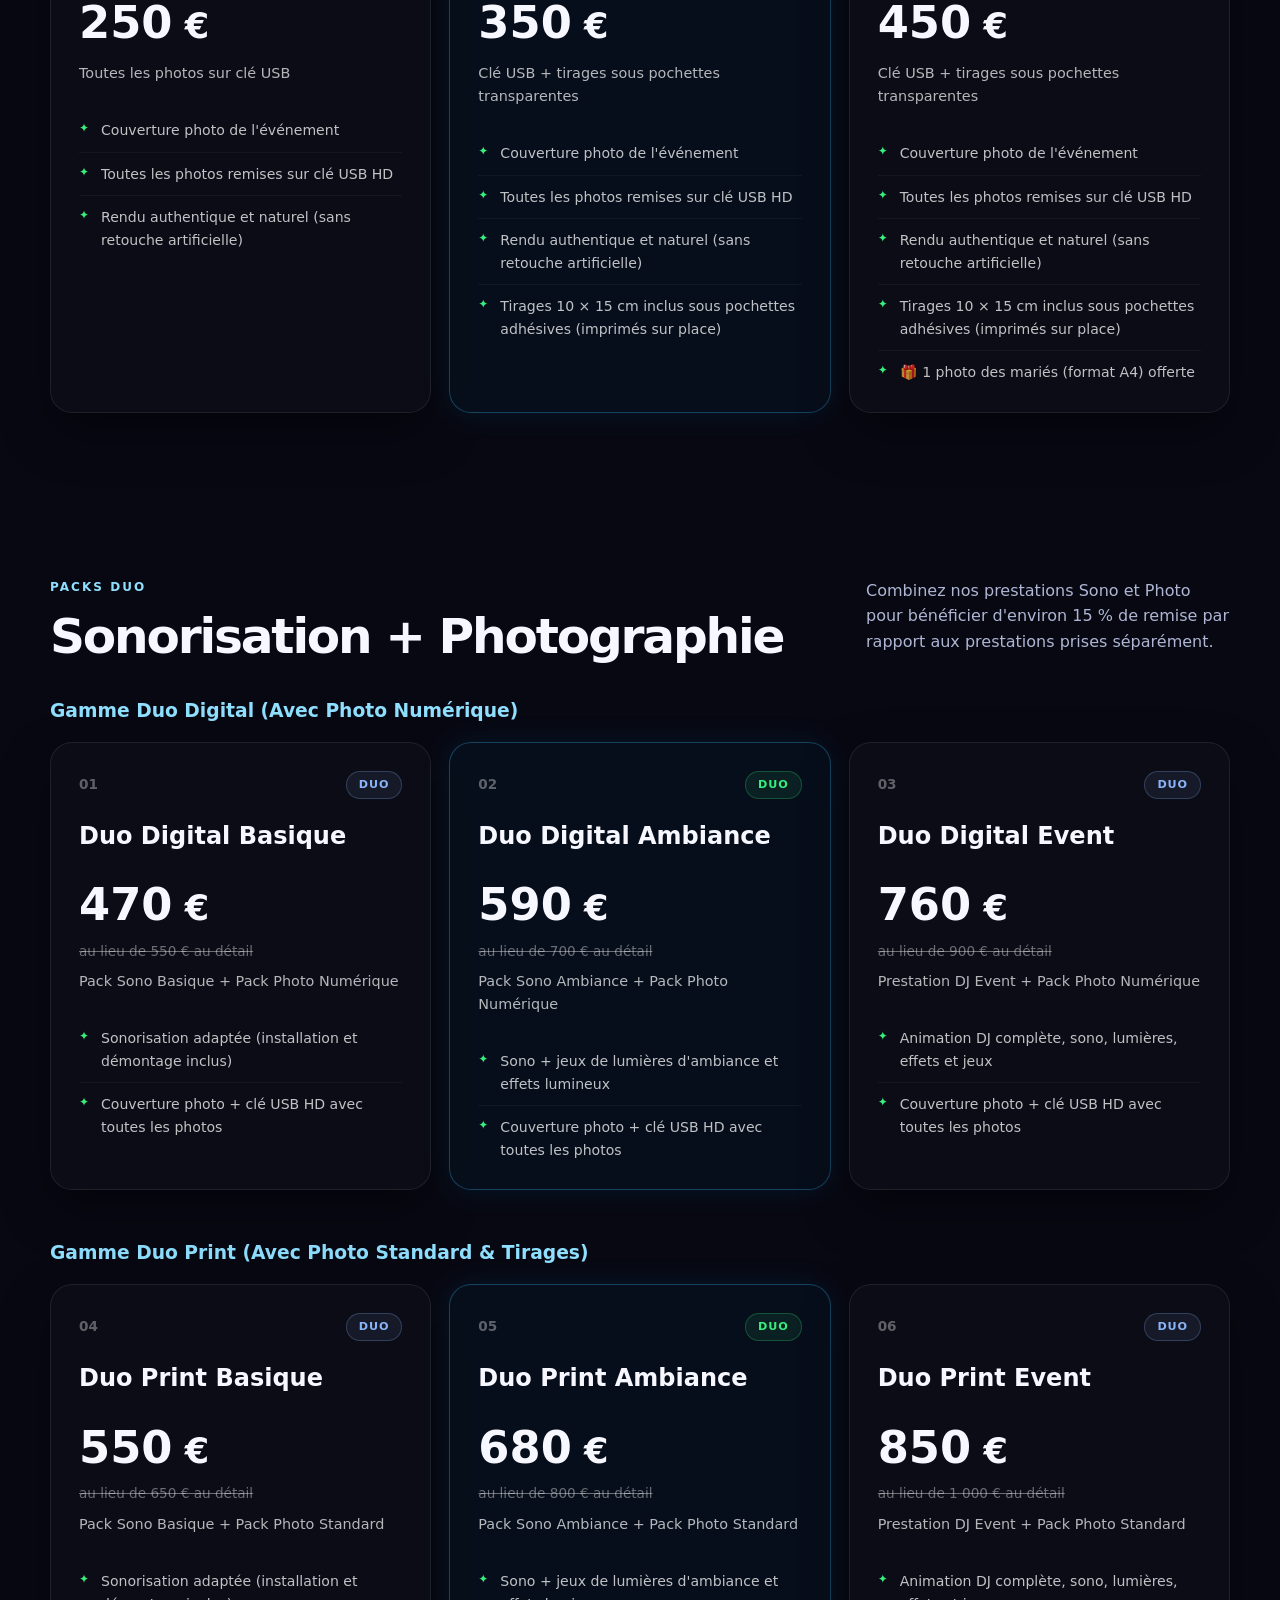
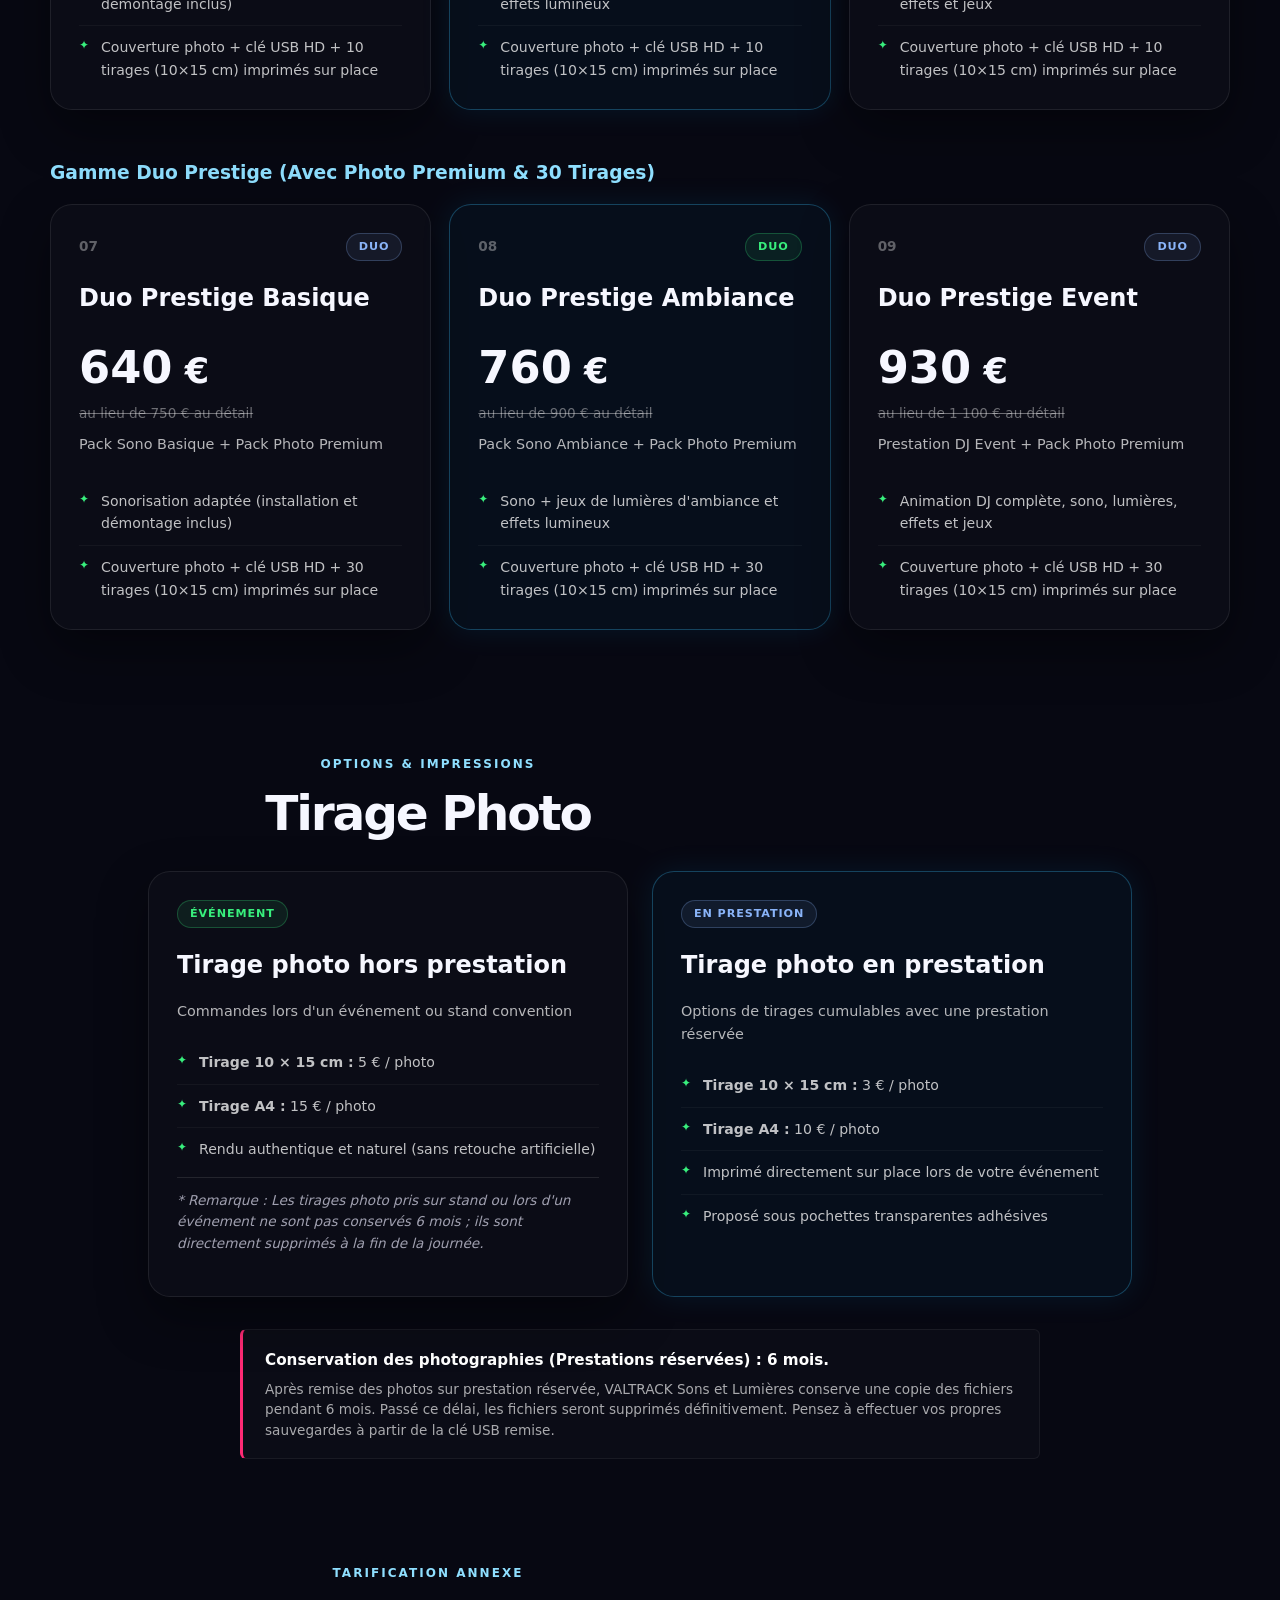
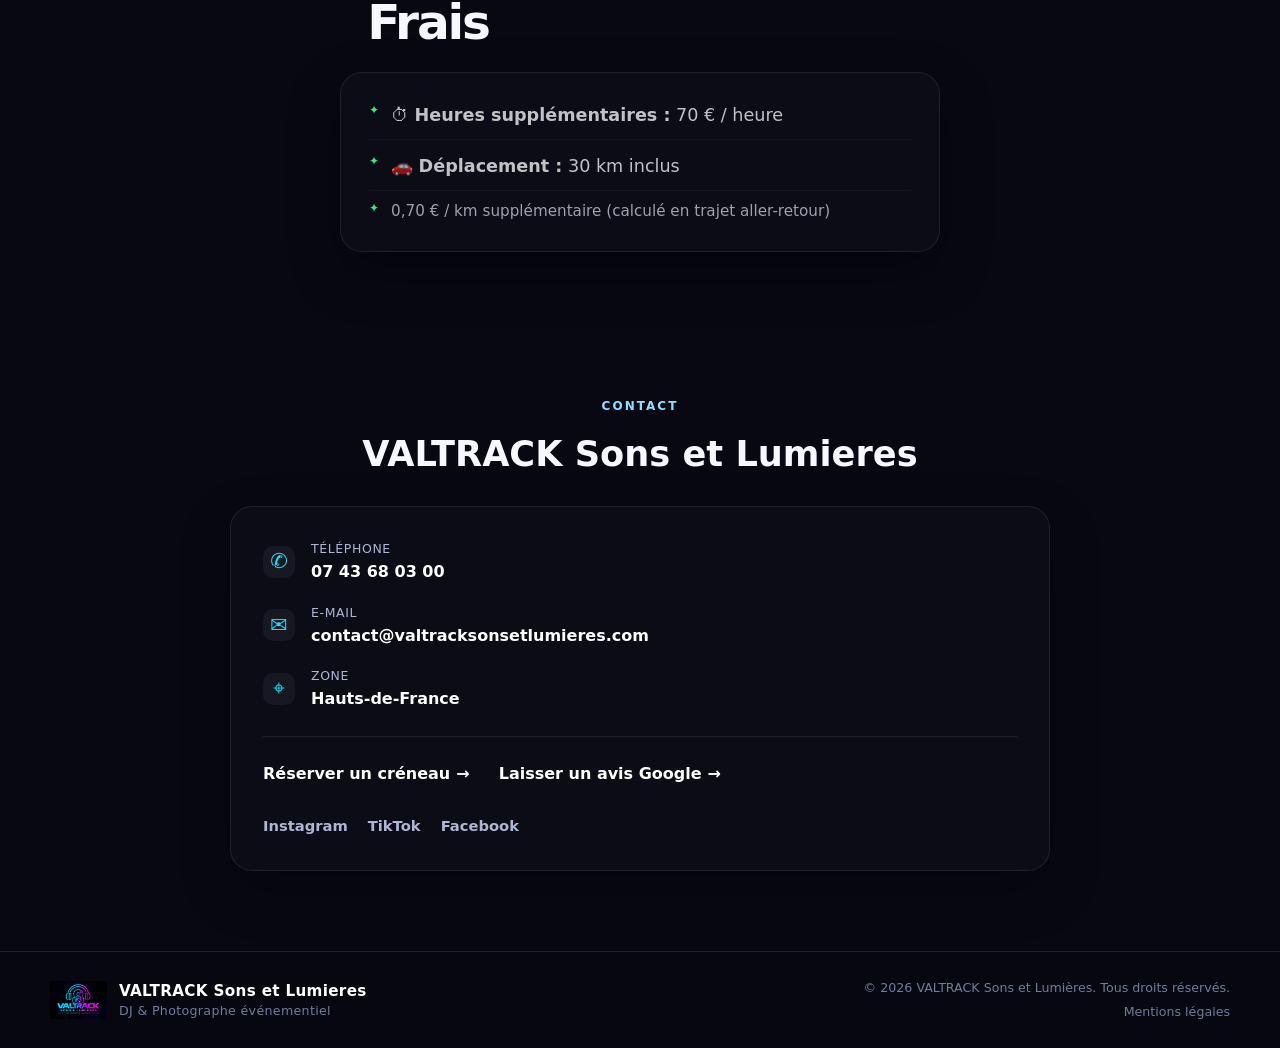
<file: prestations.html>
<!doctype html>
<html lang="fr">
<head>
  <link rel="icon" type="image/x-icon" href="favicon.ico" />
  <meta charset="utf-8" />
  <meta name="viewport" content="width=device-width, initial-scale=1" />
  <title>Prestations & Tarifs — VALTRACK Sons et Lumieres</title>
  <meta name="description" content="Découvrez nos formules et tarifs pour la sonorisation, l'éclairage, l'animation DJ et la photographie événementielle dans les Hauts-de-France." />
  <meta name="theme-color" content="#070812" />
  <meta property="og:title" content="Prestations & Tarifs — VALTRACK Sons et Lumières" />
  <meta property="og:description" content="Formules Sonorisation, Photographie et Packs Duo" />
  <meta property="og:image" content="dj.png" />
  <link rel="stylesheet" href="styles.css?v=20260914-final-contact" />
</head>
<body>
  <header class="site-header" id="top">
    <div class="container nav-wrap">
      <a class="brand" href="index.html" aria-label="Retour à l'accueil">
        <img src="logo.png" alt="Logo VALTRACK" class="brand-logo" />
        <span class="brand-text">
          <strong>VALTRACK Sons et Lumieres</strong>
          <small>DJ & Photographe événementiel</small>
        </span>
      </a>

      <nav class="desktop-nav" aria-label="Navigation principale">
        <a href="index.html">Accueil</a>
        <a href="prestations.html" class="active">Prestations & Tarifs</a>
        <a href="materiel.html">Matériel & Galerie</a>
        <a href="boutique.html">Boutique</a>
        <a href="#contact">Contact</a>
        <a class="btn btn-primary btn-small" href="https://docs.google.com/forms/d/e/1FAIpQLScfLBXGqjbS6cImaduYG_g-oRKf7EmqATWuRvP31iIH8ll3yA/viewform?usp=dialog" target="_blank" rel="noopener">Demander un devis</a>
      </nav>
      <button class="burger" id="burger" aria-label="Ouvrir le menu" aria-expanded="false" aria-controls="mobileMenu">
        <span></span><span></span><span></span>
      </button>
    </div>

    <nav class="mobile-nav" id="mobileMenu" aria-label="Navigation mobile">
      <div class="container mobile-nav-inner">
        <a href="index.html">Accueil</a>
        <a href="prestations.html">Prestations & Tarifs</a>
        <a href="materiel.html">Matériel & Galerie</a>
        <a href="boutique.html">Boutique</a>
        <a href="#contact">Contact</a>
        <a class="btn btn-primary" href="https://docs.google.com/forms/d/e/1FAIpQLScfLBXGqjbS6cImaduYG_g-oRKf7EmqATWuRvP31iIH8ll3yA/viewform?usp=dialog" target="_blank" rel="noopener">Demander un devis</a>
      </div>
    </nav>
  </header>

  <main>

    <section class="hero hero-tarifs">
      <div class="hero-glow glow-one"></div>
      <div class="hero-glow glow-two"></div>
      
      <div class="container hero-interactive-wrap">

        <div class="hero-badge badge-top-left">
          <span class="badge-icon">🎧</span>
          <span>DJ & Animation</span>
        </div>

        <div class="hero-badge badge-top-right">
          <span class="badge-icon">📸</span>
          <span>Photo & Tirages</span>
        </div>

        <div class="hero-badge badge-bottom-left">
          <span class="badge-icon">✨</span>
          <span>Formules Modulables</span>
        </div>

        <div class="hero-badge badge-bottom-right">
          <span class="badge-icon">📍</span>
          <span>Hauts-de-France</span>
        </div>

        <div class="hero-text-content">
          <p class="eyebrow"><span></span> TARIFS & FORMULES</p>
          <h1 class="hero-title-one-line">Prestations sur Mesure</h1>
          <p class="hero-lead hero-lead-full">
            Des formules claires et adaptées à tous vos événements :<br>
            anniversaires, mariages, baptêmes et événements d'entreprise.
          </p>
        </div>

      </div>
    </section>

    
    <section class="section section-dark" id="prestations">
      <div class="container">
        <div class="section-heading">
          <div>
            <span class="section-kicker">SONORISATION / DJ</span>
            <h2>Trois niveaux, une ambiance à votre mesure.</h2>
          </div>
          <p>Des formules simples pour partir sur une base claire. Les besoins particuliers peuvent être étudiés sur devis.</p>
        </div>

        <div class="pricing-grid">
          <article class="price-card">
            <div class="price-top">
              <span class="pack-number">01</span>
              <span class="pack-tag">SONO</span>
            </div>
            <h3>Basique</h3>
            <p class="price"><span>300</span> €</p>
            <p class="price-subtitle">Sonorisation de votre événement</p>
            <ul>
              <li>Mise à disposition d'une solution de sonorisation adaptée</li>
              <li>Installation et démontage inclus</li>
              <li>Matériel complémentaire selon besoins (micros, écran, etc.)</li>
            </ul>
          </article>

          <article class="price-card featured-card">
            <div class="featured-glow"></div>
            <div class="price-top">
              <span class="pack-number">02</span>
              <span class="pack-tag accent">SONO</span>
            </div>
            <h3>Ambiance</h3>
            <p class="price"><span>450</span> €</p>
            <p class="price-subtitle">Sonorisation + éclairage</p>
            <ul>
              <li>Sonorisation et mise en ambiance de l'événement</li>
              <li>Jeux de lumière, machines à effets et accessoires</li>
              <li>Installation et démontage inclus</li>
            </ul>
          </article>

          <article class="price-card premium-card">
            <div class="price-top">
              <span class="pack-number">03</span>
              <span class="pack-tag">SONO</span>
            </div>
            <h3>Event</h3>
            <p class="price"><span>650</span> €</p>
            <p class="price-subtitle">Sonorisation + éclairage + animation</p>
            <ul>
              <li>Prestation DJ complète avec animation de l'événement</li>
              <li>Sonorisation, éclairage, effets et animations adaptées</li>
              <li>Installation et démontage inclus</li>
            </ul>
          </article>
        </div>
      </div>
    </section>

    
    <section class="section photo-section" id="photographie">
      <div class="container">
        <div class="section-heading">
          <div>
            <span class="section-kicker">PHOTOGRAPHIE</span>
            <h2>Gardez les moments qui comptent.</h2>
          </div>
          <p>Une approche simple et naturelle pour photographier votre événement et vous remettre les images directement sur clé USB.</p>
        </div>

        <div class="pricing-grid photo-pricing-grid">
          <article class="price-card">
            <div class="price-top">
              <span class="pack-number">01</span>
              <span class="pack-tag">PHOTO</span>
            </div>
            <h3>Numérique</h3>
            <p class="price"><span>250</span> €</p>
            <p class="price-subtitle">Toutes les photos sur clé USB</p>
            <ul>
              <li>Couverture photo de l'événement</li>
              <li>Toutes les photos remises sur clé USB HD</li>
              <li>Rendu authentique et naturel (sans retouche artificielle)</li>
            </ul>
          </article>

          <article class="price-card featured-card">
            <div class="featured-glow"></div>
            <div class="price-top">
              <span class="pack-number">02</span>
              <span class="pack-tag accent">PHOTO</span>
            </div>
            <h3>Standard</h3>
            <p class="price"><span>350</span> €</p>
            <p class="price-subtitle">Clé USB + tirages sous pochettes transparentes</p>
            <ul>
              <li>Couverture photo de l'événement</li>
              <li>Toutes les photos remises sur clé USB HD</li>
              <li>Rendu authentique et naturel (sans retouche artificielle)</li>
              <li>Tirages 10 × 15 cm inclus sous pochettes adhésives (imprimés sur place)</li>
            </ul>
          </article>

          <article class="price-card premium-card">
            <div class="price-top">
              <span class="pack-number">03</span>
              <span class="pack-tag">PHOTO</span>
            </div>
            <h3>Premium</h3>
            <p class="price"><span>450</span> €</p>
            <p class="price-subtitle">Clé USB + tirages sous pochettes transparentes</p>
            <ul>
              <li>Couverture photo de l'événement</li>
              <li>Toutes les photos remises sur clé USB HD</li>
              <li>Rendu authentique et naturel (sans retouche artificielle)</li>
              <li>Tirages 10 × 15 cm inclus sous pochettes adhésives (imprimés sur place)</li>
              <li>🎁 1 photo des mariés (format A4) offerte</li>
            </ul>
          </article>
        </div>
      </div>
    </section>

    
    <section class="section combo-section" id="packs-duo">
      <div class="container">
        <div class="section-heading duo-heading">
          <div>
            <span class="section-kicker">PACKS DUO</span>
            <h2>Sonorisation + Photographie</h2>
          </div>
          <p>Combinez nos prestations Sono et Photo pour bénéficier d'environ 15 % de remise par rapport aux prestations prises séparément.</p>
        </div>

        
        <h3 style="margin: 32px 0 16px 0; color: #8fdfff;">Gamme Duo Digital (Avec Photo Numérique)</h3>
        <div class="pricing-grid duo-pricing-grid">
          <article class="price-card">
            <div class="price-top">
              <span class="pack-number">01</span>
              <span class="pack-tag">DUO</span>
            </div>
            <h3>Duo Digital Basique</h3>
            <p class="price"><span>470</span> €</p>
            <p class="duo-old-price">au lieu de 550 € au détail</p>
            <p class="price-subtitle">Pack Sono Basique + Pack Photo Numérique</p>
            <ul>
              <li>Sonorisation adaptée (installation et démontage inclus)</li>
              <li>Couverture photo + clé USB HD avec toutes les photos</li>
            </ul>
          </article>

          <article class="price-card featured-card">
            <div class="featured-glow"></div>
            <div class="price-top">
              <span class="pack-number">02</span>
              <span class="pack-tag accent">DUO</span>
            </div>
            <h3>Duo Digital Ambiance</h3>
            <p class="price"><span>590</span> €</p>
            <p class="duo-old-price">au lieu de 700 € au détail</p>
            <p class="price-subtitle">Pack Sono Ambiance + Pack Photo Numérique</p>
            <ul>
              <li>Sono + jeux de lumières d'ambiance et effets lumineux</li>
              <li>Couverture photo + clé USB HD avec toutes les photos</li>
            </ul>
          </article>

          <article class="price-card premium-card">
            <div class="price-top">
              <span class="pack-number">03</span>
              <span class="pack-tag">DUO</span>
            </div>
            <h3>Duo Digital Event</h3>
            <p class="price"><span>760</span> €</p>
            <p class="duo-old-price">au lieu de 900 € au détail</p>
            <p class="price-subtitle">Prestation DJ Event + Pack Photo Numérique</p>
            <ul>
              <li>Animation DJ complète, sono, lumières, effets et jeux</li>
              <li>Couverture photo + clé USB HD avec toutes les photos</li>
            </ul>
          </article>
        </div>

        
        <h3 style="margin: 48px 0 16px 0; color: #8fdfff;">Gamme Duo Print (Avec Photo Standard & Tirages)</h3>
        <div class="pricing-grid duo-pricing-grid">
          <article class="price-card">
            <div class="price-top">
              <span class="pack-number">04</span>
              <span class="pack-tag">DUO</span>
            </div>
            <h3>Duo Print Basique</h3>
            <p class="price"><span>550</span> €</p>
            <p class="duo-old-price">au lieu de 650 € au détail</p>
            <p class="price-subtitle">Pack Sono Basique + Pack Photo Standard</p>
            <ul>
              <li>Sonorisation adaptée (installation et démontage inclus)</li>
              <li>Couverture photo + clé USB HD + 10 tirages (10×15 cm) imprimés sur place</li>
            </ul>
          </article>

          <article class="price-card featured-card">
            <div class="featured-glow"></div>
            <div class="price-top">
              <span class="pack-number">05</span>
              <span class="pack-tag accent">DUO</span>
            </div>
            <h3>Duo Print Ambiance</h3>
            <p class="price"><span>680</span> €</p>
            <p class="duo-old-price">au lieu de 800 € au détail</p>
            <p class="price-subtitle">Pack Sono Ambiance + Pack Photo Standard</p>
            <ul>
              <li>Sono + jeux de lumières d'ambiance et effets lumineux</li>
              <li>Couverture photo + clé USB HD + 10 tirages (10×15 cm) imprimés sur place</li>
            </ul>
          </article>

          <article class="price-card premium-card">
            <div class="price-top">
              <span class="pack-number">06</span>
              <span class="pack-tag">DUO</span>
            </div>
            <h3>Duo Print Event</h3>
            <p class="price"><span>850</span> €</p>
            <p class="duo-old-price">au lieu de 1 000 € au détail</p>
            <p class="price-subtitle">Prestation DJ Event + Pack Photo Standard</p>
            <ul>
              <li>Animation DJ complète, sono, lumières, effets et jeux</li>
              <li>Couverture photo + clé USB HD + 10 tirages (10×15 cm) imprimés sur place</li>
            </ul>
          </article>
        </div>

        
        <h3 style="margin: 48px 0 16px 0; color: #8fdfff;">Gamme Duo Prestige (Avec Photo Premium & 30 Tirages)</h3>
        <div class="pricing-grid duo-pricing-grid">
          <article class="price-card">
            <div class="price-top">
              <span class="pack-number">07</span>
              <span class="pack-tag">DUO</span>
            </div>
            <h3>Duo Prestige Basique</h3>
            <p class="price"><span>640</span> €</p>
            <p class="duo-old-price">au lieu de 750 € au détail</p>
            <p class="price-subtitle">Pack Sono Basique + Pack Photo Premium</p>
            <ul>
              <li>Sonorisation adaptée (installation et démontage inclus)</li>
              <li>Couverture photo + clé USB HD + 30 tirages (10×15 cm) imprimés sur place</li>
            </ul>
          </article>

          <article class="price-card featured-card">
            <div class="featured-glow"></div>
            <div class="price-top">
              <span class="pack-number">08</span>
              <span class="pack-tag accent">DUO</span>
            </div>
            <h3>Duo Prestige Ambiance</h3>
            <p class="price"><span>760</span> €</p>
            <p class="duo-old-price">au lieu de 900 € au détail</p>
            <p class="price-subtitle">Pack Sono Ambiance + Pack Photo Premium</p>
            <ul>
              <li>Sono + jeux de lumières d'ambiance et effets lumineux</li>
              <li>Couverture photo + clé USB HD + 30 tirages (10×15 cm) imprimés sur place</li>
            </ul>
          </article>

          <article class="price-card premium-card">
            <div class="price-top">
              <span class="pack-number">09</span>
              <span class="pack-tag">DUO</span>
            </div>
            <h3>Duo Prestige Event</h3>
            <p class="price"><span>930</span> €</p>
            <p class="duo-old-price">au lieu de 1 100 € au détail</p>
            <p class="price-subtitle">Prestation DJ Event + Pack Photo Premium</p>
            <ul>
              <li>Animation DJ complète, sono, lumières, effets et jeux</li>
              <li>Couverture photo + clé USB HD + 30 tirages (10×15 cm) imprimés sur place</li>
            </ul>
          </article>
        </div>
      </div>
    </section>

    <!-- SECTION TIRAGE PHOTO -->
    <section class="section photo-prints-section" style="padding-top: 40px;">
      <div class="container">
        <div class="section-heading" style="text-align: center; margin-bottom: 32px;">
          <div>
            <span class="section-kicker">OPTIONS & IMPRESSIONS</span>
            <h2>Tirage Photo</h2>
          </div>
        </div>

        <div class="pricing-grid" style="display: flex; gap: 24px; justify-content: center; flex-wrap: wrap;">
          
          <!-- Carte Gauche : Hors Prestation / Événement -->
          <article class="price-card" style="flex: 1; min-width: 280px; max-width: 480px;">
            <div class="price-top">
              <span class="pack-tag accent">ÉVÉNEMENT</span>
            </div>
            <h3>Tirage photo hors prestation</h3>
            <p class="price-subtitle" style="margin: 12px 0;">Commandes lors d'un événement ou stand convention</p>
            <ul style="margin-bottom: 16px;">
              <li><strong>Tirage 10 × 15 cm :</strong> 5 € / photo</li>
              <li><strong>Tirage A4 :</strong> 15 € / photo</li>
              <li>Rendu authentique et naturel (sans retouche artificielle)</li>
            </ul>
            <p style="font-size: 0.85em; color: #a0a0b0; font-style: italic; margin-top: auto; border-top: 1px solid rgba(255,255,255,0.1); padding-top: 12px;">
              * Remarque : Les tirages photo pris sur stand ou lors d'un événement ne sont pas conservés 6 mois ; ils sont directement supprimés à la fin de la journée.
            </p>
          </article>

          <!-- Carte Droite : En Prestation -->
          <article class="price-card featured-card" style="flex: 1; min-width: 280px; max-width: 480px;">
            <div class="featured-glow"></div>
            <div class="price-top">
              <span class="pack-tag">EN PRESTATION</span>
            </div>
            <h3>Tirage photo en prestation</h3>
            <p class="price-subtitle" style="margin: 12px 0;">Options de tirages cumulables avec une prestation réservée</p>
            <ul style="margin-bottom: 16px;">
              <li><strong>Tirage 10 × 15 cm :</strong> 3 € / photo</li>
              <li><strong>Tirage A4 :</strong> 10 € / photo</li>
              <li>Imprimé directement sur place lors de votre événement</li>
              <li>Proposé sous pochettes transparentes adhésives</li>
            </ul>
          </article>

        </div>

        <div class="photo-retention-note" style="margin-top: 32px; max-width: 800px; margin-left: auto; margin-right: auto;">
          <strong>Conservation des photographies (Prestations réservées) : 6 mois.</strong>
          <p>Après remise des photos sur prestation réservée, VALTRACK Sons et Lumières conserve une copie des fichiers pendant 6 mois. Passé ce délai, les fichiers seront supprimés définitivement. Pensez à effectuer vos propres sauvegardes à partir de la clé USB remise.</p>
        </div>
      </div>
    </section>

    <!-- SECTION FRAIS -->
    <section class="section fees-section" style="padding-top: 20px; padding-bottom: 60px;">
      <div class="container">
        <div class="section-heading" style="text-align: center; margin-bottom: 24px;">
          <div>
            <span class="section-kicker">TARIFICATION ANNEXE</span>
            <h2>Frais</h2>
          </div>
        </div>

        <article class="price-card" style="max-width: 600px; margin: 0 auto; text-align: center;">
          <ul style="text-align: left; display: inline-block; margin: 0; padding: 0; list-style: none;">
            <li style="margin-bottom: 12px; font-size: 1.1em;">
              ⏱ <strong>Heures supplémentaires :</strong> 70 € / heure
            </li>
            <li style="margin-bottom: 8px; font-size: 1.1em;">
              🚗 <strong>Déplacement :</strong> 30 km inclus
            </li>
            <li style="color: #a0a0b0; font-size: 0.95em;">
              0,70 € / km supplémentaire (calculé en trajet aller-retour)
            </li>
          </ul>
        </article>
      </div>
    </section>

    
    <section class="section contact-section" id="contact">
      <div class="container contact-compact">
        <div class="contact-compact-title">
          <span class="section-kicker">CONTACT</span>
          <h2>VALTRACK Sons et Lumieres</h2>
        </div>

        <aside class="contact-card contact-card-wide">
          <div class="contact-item">
            <span class="contact-icon">✆</span>
            <div><small>Téléphone</small><a href="tel:+33743680300">07 43 68 03 00</a></div>
          </div>
          <div class="contact-item">
            <span class="contact-icon">✉</span>
            <div><small>E-mail</small><a href="mailto:contact@valtracksonsetlumieres.com">contact@valtracksonsetlumieres.com</a></div>
          </div>
          <div class="contact-item">
            <span class="contact-icon">⌖</span>
            <div><small>Zone</small><strong>Hauts-de-France</strong></div>
          </div>
          <hr />
          <a class="contact-secondary" href="https://calendar.app.google/k3B2UKcsfXhyxnpeA" target="_blank" rel="noopener">Réserver un créneau <span>→</span></a>
          <a class="contact-secondary" href="https://g.page/r/CfVVuxEBxh3PECE/review" target="_blank" rel="noopener">Laisser un avis Google <span>→</span></a>
          <div class="social-row">
            <a href="https://www.instagram.com/valtrack_/" target="_blank" rel="noopener" aria-label="Instagram">Instagram</a>
            <a href="https://www.tiktok.com/@v4ltrack" target="_blank" rel="noopener" aria-label="TikTok">TikTok</a>
            <a href="https://www.facebook.com/profile.php?id=61594022202695" target="_blank" rel="noopener" aria-label="Facebook">Facebook</a>
          </div>
        </aside>
      </div>
    </section>
  </main>

  <footer class="footer">
    <div class="container footer-inner">
      <div class="footer-brand">
        <img src="logo.png" alt="Logo VALTRACK" class="brand-logo" />
        <span class="brand-text">
          <strong>VALTRACK Sons et Lumieres</strong>
          <small>DJ & Photographe événementiel</small>
        </span>
      </div>
      <div class="footer-legal">
        <p>© <span id="year"></span> VALTRACK Sons et Lumières. Tous droits réservés.</p>
        <a href="mentions-legales.html">Mentions légales</a>
      </div>
    </div>
  </footer>

  <script src="script.js"></script>
</body>
</html>
</file>
<file: styles.css>
:root {
  --bg: #070812;
  --bg-soft: #0d1020;
  --surface: #111529;
  --surface-2: #171b33;
  --text: #f6f7ff;
  --muted: #aeb6d4;
  --line: rgba(255,255,255,.10);
  --cyan: #16e0ff;
  --blue: #5c7cff;
  --violet: #a85cff;
  --pink: #ff4fa3;
  --orange: #ff8c3a;
  --shadow: 0 25px 80px rgba(0,0,0,.38);
  --radius: 26px;
  --max: 1180px;
}

* { box-sizing: border-box; }
html { scroll-behavior: smooth; }
body {
  margin: 0;
  font-family: Inter, ui-sans-serif, system-ui, -apple-system, BlinkMacSystemFont, "Segoe UI", sans-serif;
  color: var(--text);
  background: var(--bg);
  line-height: 1.6;
  overflow-x: hidden;
}

body::before {
  content: "";
  position: fixed;
  inset: 0;
  pointer-events: none;
  z-index: -1;
  background: linear-gradient(180deg, #070812 0%, #0d1020 100%);
}

img { display: block; max-width: 100%; height: auto; }
a { color: inherit; text-decoration: none; }
button, a { -webkit-tap-highlight-color: transparent; }
.container { width: min(var(--max), calc(100% - 40px)); margin: 0 auto; }


.site-header {
  position: sticky;
  top: 0;
  z-index: 100;
  background: rgba(7,8,18,.76);
  border-bottom: 1px solid rgba(255,255,255,.07);
  backdrop-filter: blur(18px);
}
.nav-wrap { min-height: 76px; display: flex; align-items: center; justify-content: space-between; gap: 24px; }

.brand { 
  display: inline-flex; 
  align-items: center; 
  gap: 12px; 
  min-width: 0; 
  flex-shrink: 0;
  position: relative;
  z-index: 10;
  cursor: pointer;
}

.brand-logo {
  height: 38px;
  max-height: 38px;
  width: auto;
  max-width: 120px;
  object-fit: contain;
  flex-shrink: 0;
}

.brand-text { display: flex; flex-direction: column; line-height: 1.05; letter-spacing: .02em; }
.brand-text strong { font-size: 1rem; }
.brand-text small { color: var(--muted); margin-top: 4px; font-size: .72rem; }

.desktop-nav { display: flex; align-items: center; gap: 28px; font-size: .95rem; }
.desktop-nav > a:not(.btn) { color: #dfe4fa; transition: color .2s ease; }
.desktop-nav > a:not(.btn):hover, .desktop-nav > a.active { color: var(--cyan); }

.btn {
  display: inline-flex;
  align-items: center;
  justify-content: center;
  gap: 9px;
  padding: 14px 21px;
  border-radius: 999px;
  font-weight: 760;
  font-size: .96rem;
  border: 1px solid transparent;
  transition: transform .2s ease, box-shadow .2s ease, background .2s ease, border-color .2s ease;
}
.btn:hover { transform: translateY(-2px); }
.btn-primary {
  color: #07101a;
  background: linear-gradient(110deg, var(--cyan), #63e8ff 30%, #7d83ff 72%, #c978ff);
  box-shadow: 0 14px 42px rgba(58,163,255,.24);
}
.btn-primary:hover { box-shadow: 0 18px 48px rgba(58,163,255,.36); }
.btn-secondary { color: var(--text); background: rgba(255,255,255,.055); border-color: rgba(255,255,255,.14); }
.btn-secondary:hover { background: rgba(255,255,255,.10); border-color: rgba(255,255,255,.24); }
.btn-small { padding: 10px 16px; font-size: .88rem; }

.burger { display: none; width: 46px; height: 42px; border: 1px solid var(--line); border-radius: 14px; background: rgba(255,255,255,.04); cursor: pointer; }
.burger span { display: block; width: 20px; height: 2px; margin: 5px auto; background: #fff; border-radius: 2px; }
.mobile-nav { display: none; border-top: 1px solid var(--line); }
.mobile-nav.is-open { display: block; }
.mobile-nav-inner { display: flex; flex-direction: column; gap: 4px; padding: 14px 0 20px; }
.mobile-nav-inner > a:not(.btn) { padding: 11px 3px; color: #e3e7f8; }


.hero { position: relative; min-height: auto; display: flex; align-items: center; overflow: hidden; padding: 60px 0 70px; }
.hero-grid { display: grid; grid-template-columns: 1.1fr 0.9fr; gap: 40px; align-items: center; }
.hero-media img { border-radius: var(--radius); border: 1px solid var(--line); box-shadow: var(--shadow); width: 100%; object-fit: cover; }

.eyebrow, .section-kicker { margin: 0; color: #8fdfff; font-size: .75rem; letter-spacing: .17em; text-transform: uppercase; font-weight: 800; }
.eyebrow { display: flex; align-items: center; gap: 10px; }
.eyebrow span { width: 28px; height: 1px; background: linear-gradient(90deg, var(--cyan), var(--pink)); }

h1 { 
  margin: 12px 0 20px; 
  font-size: clamp(2rem, 4vw, 3.5rem); 
  line-height: 1.1; 
  letter-spacing: -.04em; 
}


.hero-stack-reworked,
.hero-copy-reworked,
.hero-copy-wide {
  max-width: 900px;
  margin: 0 auto;
  text-align: center;
}

.hero-copy-wide .eyebrow {
  justify-content: center;
}

.hero-title-one-line em {
  font-style: normal;
  background: linear-gradient(110deg, var(--cyan), var(--pink));
  -webkit-background-clip: text;
  -webkit-text-fill-color: transparent;
}

.hero-visual-inline {
  margin: 28px auto;
  max-width: 760px;
  position: relative;
}

.visual-frame {
  position: relative;
  border-radius: var(--radius);
  overflow: hidden;
  border: 1px solid var(--line);
  box-shadow: var(--shadow);
}

.visual-frame img {
  width: 100%;
  display: block;
}

.visual-shade {
  position: absolute;
  inset: 0;
  background: linear-gradient(180deg, rgba(7,8,18,0) 50%, rgba(7,8,18,0.85) 100%);
  pointer-events: none;
}

.visual-label {
  position: absolute;
  bottom: 20px;
  left: 24px;
  text-align: left;
  z-index: 2;
}

.visual-label span {
  font-size: 0.75rem;
  letter-spacing: 0.1em;
  color: var(--cyan);
  font-weight: 800;
  display: block;
}

.visual-label strong {
  font-size: 1.1rem;
  color: #fff;
}

.hero-lead-full {
  max-width: 720px;
  margin: 20px auto;
  color: var(--muted);
  font-size: 1.05rem;
}


.hero-tarifs {
  padding: 130px 0 60px 0;
}

.hero-tarifs .hero-interactive-wrap {
  position: relative;
  max-width: 950px;
  margin: 0 auto;
  text-align: center;
}

.hero-tarifs .hero-text-content {
  position: relative;
  z-index: 5;
  max-width: 680px;
  margin: 0 auto;
}

.hero-tarifs .hero-text-content .eyebrow {
  justify-content: center;
}

.hero-tarifs .hero-text-content .hero-lead {
  margin: 16px auto 0 auto;
}

.hero-tarifs .hero-badge {
  position: absolute;
  z-index: 6;
  display: inline-flex;
  align-items: center;
  gap: 8px;
  padding: 8px 16px;
  border-radius: 50px;
  background: rgba(15, 20, 38, 0.75);
  border: 1px solid rgba(255, 255, 255, 0.14);
  backdrop-filter: blur(10px);
  box-shadow: 0 10px 25px rgba(0, 0, 0, 0.4);
  font-size: 0.82rem;
  font-weight: 600;
  color: #f1f3f9;
  cursor: default;
  user-select: none;
  will-change: transform;
  transition: transform 0.3s cubic-bezier(0.175, 0.885, 0.32, 1.275),
              border-color 0.3s ease,
              box-shadow 0.3s ease;
}

.hero-tarifs .hero-badge:hover {
  border-color: rgba(22, 224, 255, 0.5);
  box-shadow: 0 12px 28px rgba(22, 224, 255, 0.2);
  background: rgba(20, 26, 50, 0.9);
}

.hero-tarifs .badge-icon { font-size: 0.95rem; }

.hero-tarifs .badge-top-left { 
  top: -10px; 
  left: 20px; 
  --base-rot: -5deg; 
  animation: floatStickerGpu 2.8s ease-in-out infinite alternate; 
}
.hero-tarifs .badge-top-right { 
  top: -5px; 
  right: 20px; 
  --base-rot: 5deg; 
  animation: floatStickerGpu 3.2s ease-in-out infinite alternate 0.6s; 
}
.hero-tarifs .badge-bottom-left { 
  bottom: 0px; 
  left: 40px; 
  --base-rot: 4deg; 
  animation: floatStickerGpu 3s ease-in-out infinite alternate 1.2s; 
}
.hero-tarifs .badge-bottom-right { 
  bottom: 5px; 
  right: 50px; 
  --base-rot: -4deg; 
  animation: floatStickerGpu 3.5s ease-in-out infinite alternate 0.3s; 
}

.hero-tarifs .badge-top-left:hover { transform: rotate(-5deg) scale(1.08) translateY(-4px) translateZ(0); }
.hero-tarifs .badge-top-right:hover { transform: rotate(5deg) scale(1.08) translateY(-4px) translateZ(0); }
.hero-tarifs .badge-bottom-left:hover { transform: rotate(4deg) scale(1.08) translateY(-4px) translateZ(0); }
.hero-tarifs .badge-bottom-right:hover { transform: rotate(-4deg) scale(1.08) translateY(-4px) translateZ(0); }

@keyframes floatStickerGpu {
  0% { 
    transform: rotate(var(--base-rot)) translate3d(0, 0, 0); 
  }
  100% { 
    transform: rotate(var(--base-rot)) translate3d(0, -8px, 0); 
  }
}

@media (prefers-reduced-motion: reduce) {
  .hero-tarifs .hero-badge {
    animation: none !important;
  }
}


.section { padding: 80px 0; }
.section-dark { background: linear-gradient(180deg, #090b17 0%, #0a0d19 100%); }
.section-heading { display: grid; grid-template-columns: 1.35fr .65fr; gap: 60px; align-items: flex-end; margin-bottom: 34px; }
.section-heading h2 { margin: 12px 0 0; font-size: clamp(2rem, 3.8vw, 3.2rem); line-height: 1.05; letter-spacing: -.045em; }
.section-heading p { margin: 0 0 7px; color: var(--muted); }


/* Grille générale pour les cartes de services/fonctionnalités */
.services-grid, 
.features-grid {
  display: grid;
  grid-template-columns: repeat(auto-fit, minmax(220px, 1fr));
  gap: 20px;
  margin-top: 36px;
  text-align: left;
}

.service-card, 
.feature-card {
  background: var(--surface);
  border: 1px solid var(--line);
  padding: 24px;
  border-radius: var(--radius);
  transition: transform 0.2s ease, border-color 0.2s ease;
}

.service-card:hover, 
.feature-card:hover {
  transform: translateY(-4px);
  border-color: rgba(22, 224, 255, 0.3);
}

.service-card .service-icon {
  font-size: 1.8rem;
  display: block;
  margin-bottom: 12px;
}

.service-card h3, 
.feature-card h3 {
  margin: 0 0 8px;
  font-size: 1.25rem;
  color: #fff;
}

.service-card p, 
.feature-card p {
  color: var(--muted);
  font-size: 0.9rem;
  margin: 0;
  line-height: 1.5;
}


.event-grid {
  display: grid;
  grid-template-columns: repeat(5, 1fr); 
  gap: 12px;                             
  margin-top: 32px;
  text-align: center;            
}

.event-grid article {
  background: var(--surface);
  border: 1px solid var(--line);
  padding: 14px 10px;                    
  border-radius: 18px;                  
  transition: transform 0.2s ease, border-color 0.2s ease;
}

.event-grid article:hover {
  transform: translateY(-4px);
  border-color: rgba(22, 224, 255, 0.3);
}

.event-grid article span {
  font-size: 1.3rem;                    
  display: block;
  margin-bottom: 6px;
}

.event-grid article h3 {
  margin: 0 0 4px;
  font-size: 0.88rem;                    
  color: #fff;
  line-height: 1.2;
}

.event-grid article p {
  color: var(--muted);
  font-size: 0.75rem;                    
  margin: 0;
  line-height: 1.25;
}


.faq-list {
  display: flex;
  flex-direction: column;
  gap: 16px;
  max-width: 800px;
  margin: 0 auto;
}

.faq-item {
  background: var(--surface);
  border: 1px solid var(--line);
  padding: 20px 24px;
  border-radius: 16px;
  cursor: pointer;
}

.faq-item summary {
  font-weight: 600;
  font-size: 1.05rem;
  color: #fff;
}

.faq-item p {
  margin: 12px 0 0;
  color: var(--muted);
  font-size: 0.95rem;
}


.pricing-grid { display: grid; grid-template-columns: repeat(3, minmax(0, 1fr)); gap: 18px; width: 100%; }

.price-card {
  position: relative;
  display: flex;
  flex-direction: column;
  padding: 28px;
  border: 1px solid rgba(255, 255, 255, 0.08);
  border-radius: 22px;
  background: rgba(255, 255, 255, 0.02);
  box-shadow: 0 20px 50px rgba(0, 0, 0, 0.4);
}

.featured-card { 
  border-color: rgba(56, 189, 248, 0.3); 
  background: rgba(14, 165, 233, 0.04); 
  box-shadow: 0 0 30px rgba(14, 165, 233, 0.1);
}

.price-top {
  display: flex;
  justify-content: space-between;
  align-items: center;
  margin-bottom: 18px;
}

.pack-number {
  font-size: 0.85rem;
  font-weight: 700;
  color: rgba(255, 255, 255, 0.35);
}

.pack-tag {
  font-size: 0.7rem;
  font-weight: 700;
  text-transform: uppercase;
  letter-spacing: 0.08em;
  color: #8ab4f8;
  background: rgba(138, 180, 248, 0.08);
  border: 1px solid rgba(138, 180, 248, 0.25);
  padding: 4px 12px;
  border-radius: 20px;
}

.pack-tag.accent {
  color: #38ef7d;
  background: rgba(56, 239, 125, 0.08);
  border-color: rgba(56, 239, 125, 0.25);
}

.price-card h3 { margin: 0 0 4px; font-size: 1.5rem; font-weight: 700; }
.price { font-size: 2.2rem; font-weight: 800; margin: 10px 0 4px; }
.price span { font-size: 2.8rem; }

.price-subtitle {
  margin: 0 0 18px;
  color: rgba(255, 255, 255, 0.7);
  font-size: 0.9rem;
  font-weight: 500;
}

.duo-old-price {
  font-size: 0.85rem;
  color: rgba(255, 255, 255, 0.4);
  text-decoration: line-through;
  margin: -4px 0 8px;
}

.price-card ul {
  list-style: none;
  padding: 0;
  margin: 16px 0 0 0;
}

.price-card ul li {
  position: relative;
  padding-left: 22px;
  padding-bottom: 10px;
  margin-bottom: 10px;
  font-size: 0.88rem;
  color: rgba(255, 255, 255, 0.75);
  border-bottom: 1px solid rgba(255, 255, 255, 0.04);
}

.price-card ul li:last-child {
  border-bottom: none;
  margin-bottom: 0;
  padding-bottom: 0;
}

.price-card ul li::before {
  content: "✦";
  position: absolute;
  left: 0;
  top: 0;
  color: #38ef7d;
  font-size: 0.75rem;
}

.fee-pills {
  display: flex;
  flex-wrap: wrap;
  justify-content: center;
  gap: 10px;
  margin-top: 32px;
}

.fee-pills span {
  font-size: 0.8rem;
  color: rgba(255, 255, 255, 0.6);
  background: rgba(255, 255, 255, 0.03);
  border: 1px solid rgba(255, 255, 255, 0.08);
  padding: 6px 16px;
  border-radius: 30px;
}

.photo-retention-note {
  margin-top: 28px;
  padding: 18px 22px;
  background: rgba(255, 255, 255, 0.02);
  border: 1px solid rgba(255, 255, 255, 0.06);
  border-left: 3px solid #ff2a74;
  border-radius: 6px;
  text-align: left;
}

.photo-retention-note strong {
  display: block;
  color: #ffffff;
  font-size: 0.95rem;
  margin-bottom: 6px;
}

.photo-retention-note p, .photo-retention-note span {
  font-size: 0.85rem;
  color: rgba(255, 255, 255, 0.65);
  line-height: 1.5;
  margin: 0;
}


.contact-section {
  padding: 80px 0;
}

.contact-compact {
  max-width: 820px;
  margin: 0 auto;
  text-align: center;
}

.contact-compact-title h2 {
  margin: 8px 0 24px;
  font-size: 2.2rem;
}

.contact-card-wide {
  background: rgba(255, 255, 255, 0.02);
  border: 1px solid rgba(255, 255, 255, 0.08);
  border-radius: 22px;
  padding: 32px;
  text-align: left;
  box-shadow: 0 20px 50px rgba(0,0,0,0.3);
}

.contact-card-wide .contact-item {
  display: flex;
  align-items: center;
  gap: 16px;
  margin-bottom: 18px;
}

.contact-card-wide .contact-icon {
  font-size: 1.3rem;
  width: 32px;
  height: 32px;
  display: flex;
  align-items: center;
  justify-content: center;
  background: rgba(255,255,255,0.05);
  border-radius: 10px;
  color: var(--cyan);
}

.contact-card-wide small {
  display: block;
  color: var(--muted);
  font-size: 0.78rem;
  text-transform: uppercase;
  letter-spacing: 0.05em;
}

.contact-card-wide a, 
.contact-card-wide strong {
  color: #fff;
  font-size: 1rem;
  font-weight: 600;
  text-decoration: none;
}

.contact-card-wide hr {
  border: 0;
  border-top: 1px solid rgba(255, 255, 255, 0.08);
  margin: 24px 0;
}

.contact-secondary {
  display: inline-flex;
  align-items: center;
  gap: 6px;
  margin-right: 24px;
  margin-bottom: 16px;
  color: var(--cyan);
  text-decoration: none;
  font-weight: 600;
  font-size: 0.95rem;
  transition: opacity 0.2s ease;
}

.contact-secondary:hover {
  opacity: 0.8;
}

.social-row {
  display: flex;
  gap: 20px;
  margin-top: 12px;
}

.social-row a {
  color: var(--muted);
  text-decoration: none;
  font-size: 0.92rem;
  transition: color 0.2s ease;
}

.social-row a:hover {
  color: #fff;
}

.footer { border-top: 1px solid var(--line); padding: 26px 0; background: #060710; }
.footer-inner { display: flex; justify-content: space-between; gap: 30px; align-items: center; }

.footer-brand { 
  display: flex; 
  align-items: center; 
  gap: 12px; 
}

.footer-brand .brand-text {
  display: flex;
  flex-direction: column;
  align-items: flex-start;
  justify-content: center;
  line-height: 1.2;
}

.footer-brand strong {
  display: block;
  font-size: 0.95rem;
  font-weight: 700;
  color: #ffffff;
}

.footer-brand small {
  display: block;
  color: #717b9a;
  font-size: 0.79rem;
  margin-top: 2px;
}

.footer p { color: #717b9a; font-size: .79rem; margin: 0; }
.footer-legal { display: flex; flex-direction: column; align-items: flex-end; gap: 4px; }
.footer-legal a { color: #717b9a; font-size: .79rem; }


/* ==========================================================================
   GALERIE PHOTO & MATÉRIEL
   ========================================================================== */

.hero-compact {
  min-height: auto;
  padding: 120px 0 40px 0;
}

.text-center {
  text-align: center;
}

.eyebrow-center {
  justify-content: center;
}

.hero-lead-center {
  margin: 16px auto 0 auto;
  max-width: 700px;
}

.gallery-block {
  margin-bottom: 48px;
  width: 100%;
}

.gallery-block-title {
  font-size: 1.3rem;
  color: var(--cyan);
  margin-bottom: 20px;
  border-bottom: 1px solid var(--line);
  padding-bottom: 10px;
  display: flex;
  align-items: center;
  gap: 8px;
  width: 100%;
}

/* Grille sur 2 colonnes égales qui occupent 100% de la largeur de la ligne */
.gallery-grid {
  display: grid;
  grid-template-columns: repeat(2, 1fr);
  gap: 24px;
  width: 100%;
  align-items: stretch;
}

.gallery-card {
  background: var(--surface);
  border: 1px solid var(--line);
  border-radius: var(--radius);
  padding: 20px;
  text-align: center;
  display: flex;
  flex-direction: column;
  transition: transform 0.2s ease, border-color 0.2s ease;
  width: 100%;
}

.gallery-card:hover {
  transform: translateY(-4px);
  border-color: rgba(22, 224, 255, 0.3);
}

/* Encadrement et dimensionnement agrandi de la photo */
.gallery-image-wrapper {
  position: relative;
  width: 100%;
  height: 380px;
  border-radius: 18px;
  overflow: hidden;
  margin-bottom: 18px;
  background: rgba(0, 0, 0, 0.4);
  flex-shrink: 0;
}

.gallery-image-wrapper img {
  width: 100%;
  height: 100%;
  object-fit: cover;
  object-position: center;
  display: block;
}

.gallery-card h4 {
  font-size: 1.2rem;
  color: #fff;
  margin: 0 0 8px 0;
  font-weight: 700;
}

.gallery-card p {
  font-size: 0.9rem;
  color: var(--muted);
  margin: 0;
  line-height: 1.4;
  flex-grow: 1;
}

.price-subtitle-cyan {
  margin-top: 12px;
  color: #8fdfff;
}


/* ==========================================================================
   MEDIA QUERIES (RESPONSIVE)
   ========================================================================== */

@media (max-width: 1050px) {
  .hero-grid { grid-template-columns: 1fr; }
  .section-heading { grid-template-columns: 1fr; gap: 16px; }
  .event-grid { grid-template-columns: repeat(3, 1fr); } 
}

@media (max-width: 860px) {
  .desktop-nav { display: none; }
  .burger { display: block; }
  .pricing-grid { grid-template-columns: 1fr; }

  .hero-tarifs .hero-interactive-wrap {
    display: flex;
    flex-direction: column;
    align-items: center;
  }

  .hero-tarifs .hero-badge {
    position: relative;
    top: auto !important;
    bottom: auto !important;
    left: auto !important;
    right: auto !important;
    transform: none !important;
    animation: none;
    margin: 4px;
    display: inline-flex;
  }

  .hero-tarifs .badge-top-left { order: 2; margin-top: 20px; }
  .hero-tarifs .badge-top-right { order: 3; }
  .hero-tarifs .badge-bottom-left { order: 4; }
  .hero-tarifs .badge-bottom-right { order: 5; }
  .hero-tarifs .hero-text-content { order: 1; }
}

@media (max-width: 768px) {
  .gallery-grid {
    grid-template-columns: 1fr;
  }
  .gallery-image-wrapper {
    height: 260px;
  }
}

@media (max-width: 580px) {
  .container { width: min(var(--max), calc(100% - 28px)); }
  .footer-inner { flex-direction: column; align-items: flex-start; }
  .footer-legal { align-items: flex-start; }
  .social-row { flex-wrap: wrap; }
  .event-grid { grid-template-columns: repeat(2, 1fr); } 
}
</file>
